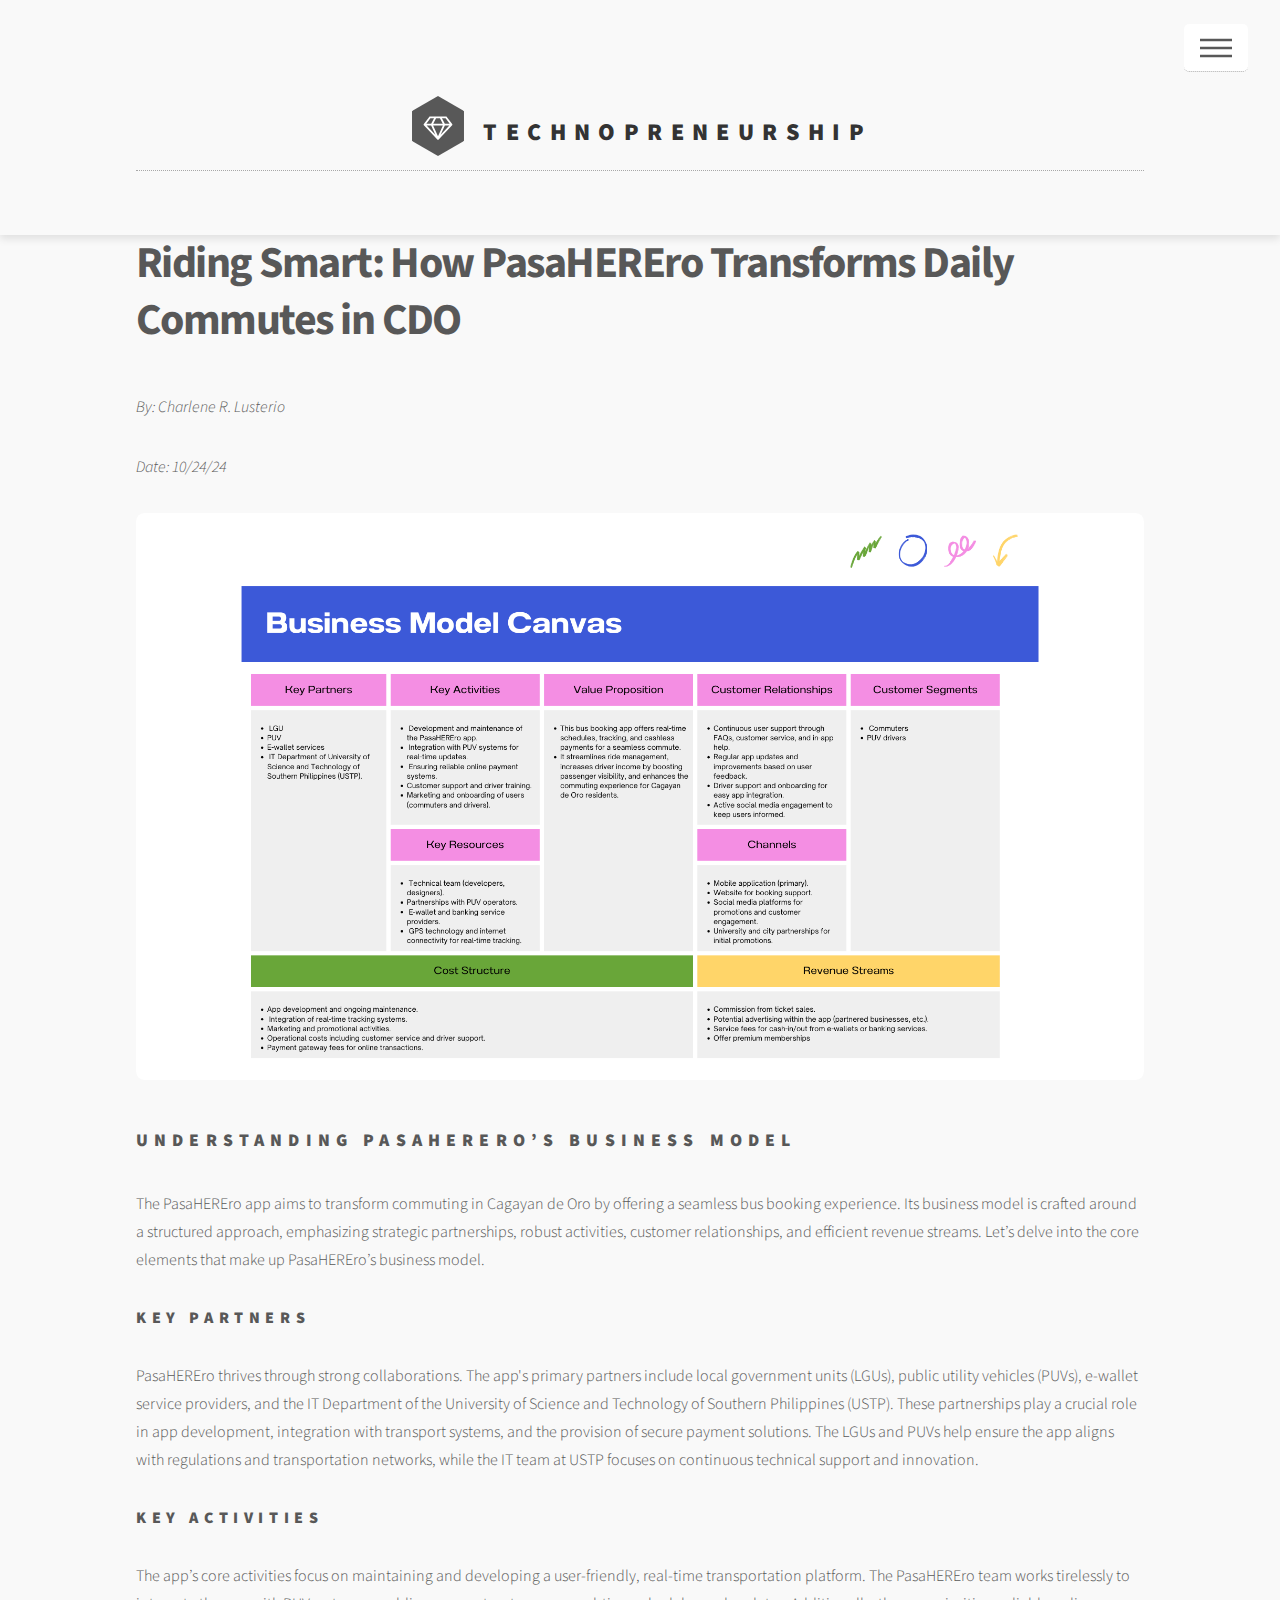
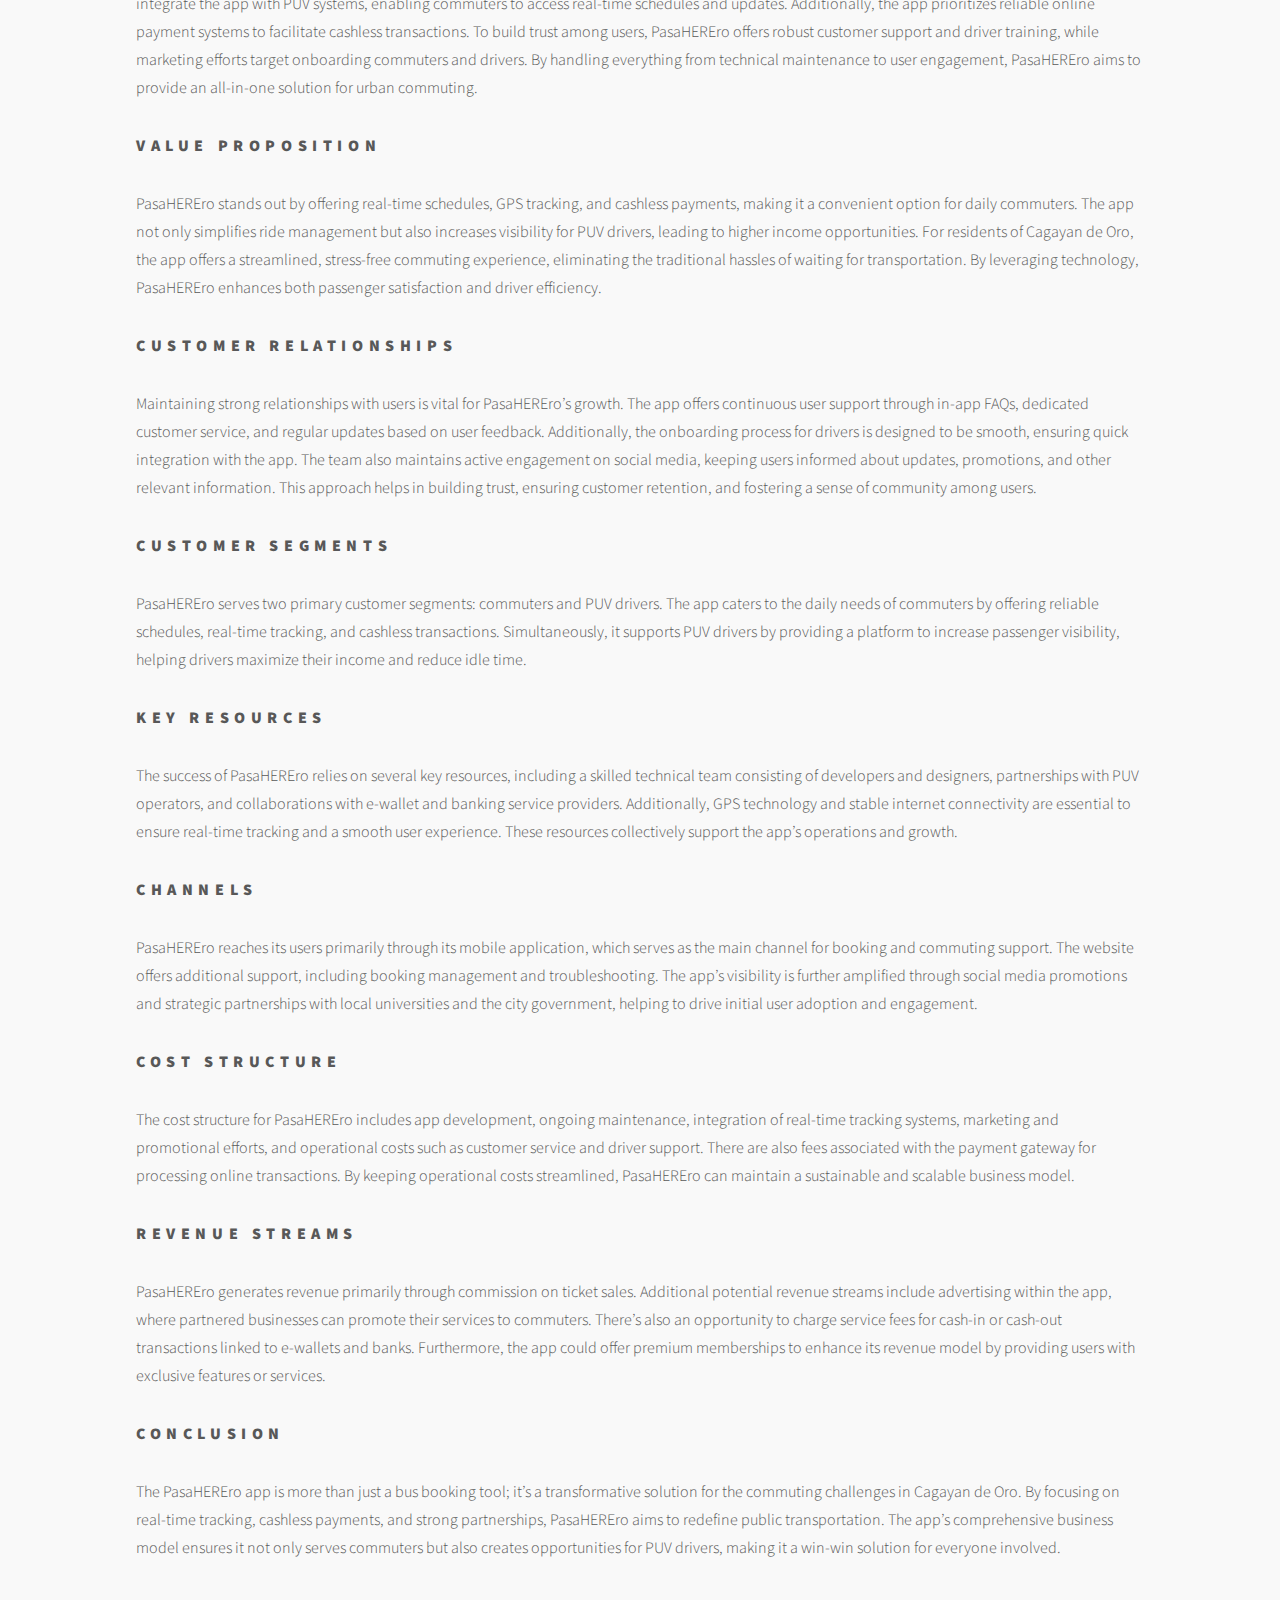
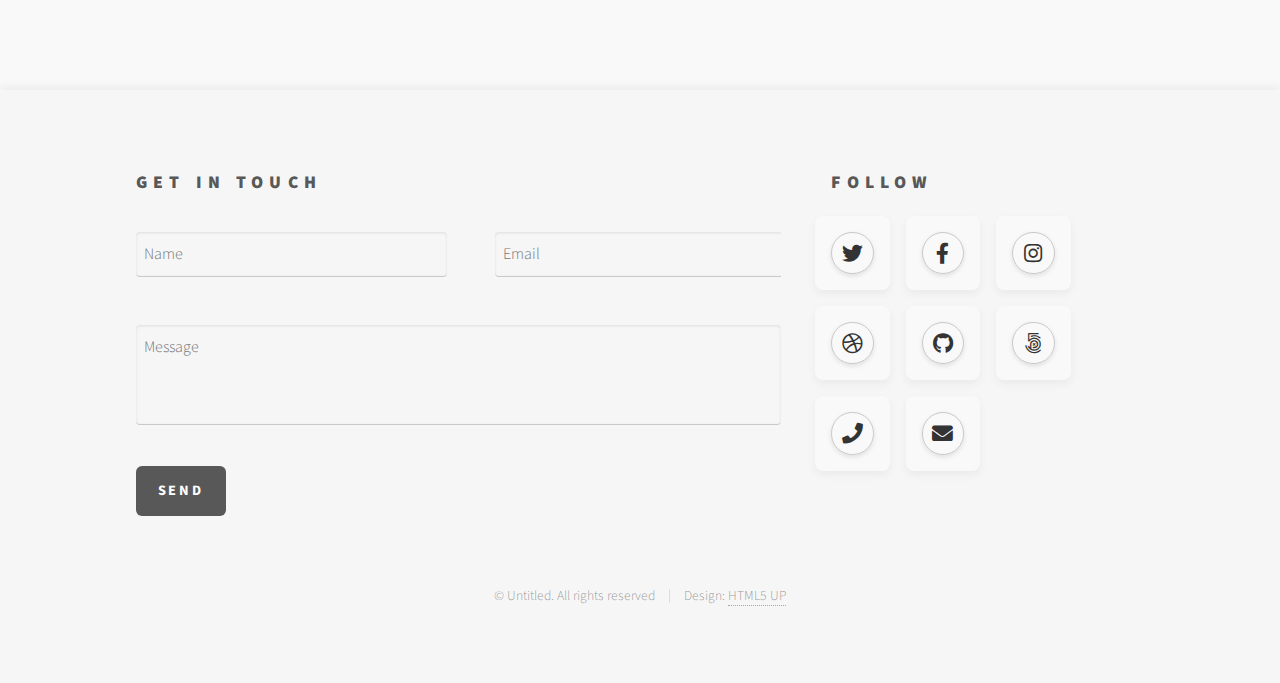
<file: blog2.html>
<!DOCTYPE HTML>
<!--
    Phantom by HTML5 UP
    html5up.net | @ajlkn
    Free for personal and commercial use under the CCA 3.0 license (html5up.net/license)
-->
<html>
    <head>
        <title>Interview 2 - [Name of Interviewee]</title>
        <meta charset="utf-8" />
        <meta name="viewport" content="width=device-width, initial-scale=1, user-scalable=no" />
        <link rel="stylesheet" href="assets/css/main.css" />
        <noscript><link rel="stylesheet" href="assets/css/noscript.css" /></noscript>
        <style>
            .justified-text {
                text-align: justify;
                text-align-last: justify;
                width: 100%;
            }
        </style>
    </head>
    <body class="is-preload">
        <!-- Wrapper -->
        <div id="wrapper">

            <!-- Header -->
            <header id="header">
                <div class="inner">

                    <!-- Logo -->
                    <a href="index.html" class="logo">
                        <span class="symbol"><img src="images/logo.svg" alt="" /></span><span class="title">TECHNOPRENEURSHIP</span>
                    </a>

                    <!-- Nav -->
                    <nav>
                        <ul>
                            <li><a href="#menu">Menu</a></li>
                        </ul>
                    </nav>

                </div>
            </header>

            <!-- Menu -->
            <nav id="menu">
                <h2>Menu</h2>
                <ul>
                    <li><a href="index.html">Home</a></li>
                    <li><a href="Reizmarl.html">Blog 1</a></li>
                    <li><a href="blog2.html">Blog 2</a></li>
                    <li><a href="blog3.html">Blog 3</a></li>
                    <li><a href="blog4.html">Blog 3</a></li>
                    <li><a href="blog5.html">Blog 4</a></li>
                </ul>
            </nav>

            <!-- Main -->
            <div id="main">
                <div class="inner">
                    <h1>Riding Smart: How PasaHEREro Transforms Daily Commutes in CDO</h1>
                    <p><i>By: Charlene R. Lusterio</i></p>
                    <p><i>Date: 10/24/24</i></p>
                    <span class="image main"><img src="BMC_KPastil.png" alt="Interview 2 Image" /></span>
                    
                    <h2><b>Understanding PasaHEREro’s Business Model</b></h2>
                    <p>The PasaHEREro app aims to transform commuting in Cagayan de Oro by offering a seamless bus booking experience. Its business model is crafted around a structured approach, emphasizing strategic partnerships, robust activities, customer relationships, and efficient revenue streams. Let’s delve into the core elements that make up PasaHEREro’s business model.</p>

                    <h3><b>Key Partners</b></h3>
                    <p>PasaHEREro thrives through strong collaborations. The app's primary partners include local government units (LGUs), public utility vehicles (PUVs), e-wallet service providers, and the IT Department of the University of Science and Technology of Southern Philippines (USTP). These partnerships play a crucial role in app development, integration with transport systems, and the provision of secure payment solutions. The LGUs and PUVs help ensure the app aligns with regulations and transportation networks, while the IT team at USTP focuses on continuous technical support and innovation.</p>

                    <h3><b>Key Activities</b></h3>
                    <p>The app’s core activities focus on maintaining and developing a user-friendly, real-time transportation platform. The PasaHEREro team works tirelessly to integrate the app with PUV systems, enabling commuters to access real-time schedules and updates. Additionally, the app prioritizes reliable online payment systems to facilitate cashless transactions. To build trust among users, PasaHEREro offers robust customer support and driver training, while marketing efforts target onboarding commuters and drivers. By handling everything from technical maintenance to user engagement, PasaHEREro aims to provide an all-in-one solution for urban commuting.</p>

                    <h3><b>Value Proposition</b></h3>
                    <p>PasaHEREro stands out by offering real-time schedules, GPS tracking, and cashless payments, making it a convenient option for daily commuters. The app not only simplifies ride management but also increases visibility for PUV drivers, leading to higher income opportunities. For residents of Cagayan de Oro, the app offers a streamlined, stress-free commuting experience, eliminating the traditional hassles of waiting for transportation. By leveraging technology, PasaHEREro enhances both passenger satisfaction and driver efficiency.</p>

                    <h3><b>Customer Relationships</b></h3>
                    <p>Maintaining strong relationships with users is vital for PasaHEREro’s growth. The app offers continuous user support through in-app FAQs, dedicated customer service, and regular updates based on user feedback. Additionally, the onboarding process for drivers is designed to be smooth, ensuring quick integration with the app. The team also maintains active engagement on social media, keeping users informed about updates, promotions, and other relevant information. This approach helps in building trust, ensuring customer retention, and fostering a sense of community among users.</p>

                    <h3><b>Customer Segments</b></h3>
                    <p>PasaHEREro serves two primary customer segments: commuters and PUV drivers. The app caters to the daily needs of commuters by offering reliable schedules, real-time tracking, and cashless transactions. Simultaneously, it supports PUV drivers by providing a platform to increase passenger visibility, helping drivers maximize their income and reduce idle time.</p>

                    <h3><b>Key Resources</b></h3>
                    <p>The success of PasaHEREro relies on several key resources, including a skilled technical team consisting of developers and designers, partnerships with PUV operators, and collaborations with e-wallet and banking service providers. Additionally, GPS technology and stable internet connectivity are essential to ensure real-time tracking and a smooth user experience. These resources collectively support the app’s operations and growth.</p>

                    <h3><b>Channels</b></h3>
                    <p>PasaHEREro reaches its users primarily through its mobile application, which serves as the main channel for booking and commuting support. The website offers additional support, including booking management and troubleshooting. The app’s visibility is further amplified through social media promotions and strategic partnerships with local universities and the city government, helping to drive initial user adoption and engagement.</p>

                    <h3><b>Cost Structure</b></h3>
                    <p>The cost structure for PasaHEREro includes app development, ongoing maintenance, integration of real-time tracking systems, marketing and promotional efforts, and operational costs such as customer service and driver support. There are also fees associated with the payment gateway for processing online transactions. By keeping operational costs streamlined, PasaHEREro can maintain a sustainable and scalable business model.</p>

                    <h3><b>Revenue Streams</b></h3>
                    <p>PasaHEREro generates revenue primarily through commission on ticket sales. Additional potential revenue streams include advertising within the app, where partnered businesses can promote their services to commuters. There’s also an opportunity to charge service fees for cash-in or cash-out transactions linked to e-wallets and banks. Furthermore, the app could offer premium memberships to enhance its revenue model by providing users with exclusive features or services.</p>

                    <h3><b>Conclusion</b></h3>
                    <p>The PasaHEREro app is more than just a bus booking tool; it’s a transformative solution for the commuting challenges in Cagayan de Oro. By focusing on real-time tracking, cashless payments, and strong partnerships, PasaHEREro aims to redefine public transportation. The app’s comprehensive business model ensures it not only serves commuters but also creates opportunities for PUV drivers, making it a win-win solution for everyone involved.</p>
                </div>
            </div>

            <!-- Footer -->
            <footer id="footer">
                <div class="inner">
                    <section>
                        <h2>Get in touch</h2>
                        <form method="post" action="#">
                            <div class="fields">
                                <div class="field half">
                                    <input type="text" name="name" id="name" placeholder="Name" />
                                </div>
                                <div class="field half">
                                    <input type="email" name="email" id="email" placeholder="Email" />
                                </div>
                                <div class="field">
                                    <textarea name="message" id="message" placeholder="Message"></textarea>
                                </div>
                            </div>
                            <ul class="actions">
                                <li><input type="submit" value="Send" class="primary" /></li>
                            </ul>
                        </form>
                    </section>
                    <section>
                        <h2>Follow</h2>
                        <ul class="icons">
                            <li><a href="#" class="icon brands style2 fa-twitter"><span class="label">Twitter</span></a></li>
                            <li><a href="#" class="icon brands style2 fa-facebook-f"><span class="label">Facebook</span></a></li>
                            <li><a href="#" class="icon brands style2 fa-instagram"><span class="label">Instagram</span></a></li>
                            <li><a href="#" class="icon brands style2 fa-dribbble"><span class="label">Dribbble</span></a></li>
                            <li><a href="#" class="icon brands style2 fa-github"><span class="label">GitHub</span></a></li>
                            <li><a href="#" class="icon brands style2 fa-500px"><span class="label">500px</span></a></li>
                            <li><a href="#" class="icon solid style2 fa-phone"><span class="label">Phone</span></a></li>
                            <li><a href="#" class="icon solid style2 fa-envelope"><span class="label">Email</span></a></li>
                        </ul>
                    </section>
                    <ul class="copyright">
                        <li>&copy; Untitled. All rights reserved</li><li>Design: <a href="http://html5up.net">HTML5 UP</a></li>
                    </ul>
                </div>
            </footer>

        </div>

        <!-- Scripts -->
        <script src="assets/js/jquery.min.js"></script>
        <script src="assets/js/browser.min.js"></script>
        <script src="assets/js/breakpoints.min.js"></script>
        <script src="assets/js/util.js"></script>
        <script src="assets/js/main.js"></script>

    </body>
</html>
</file>
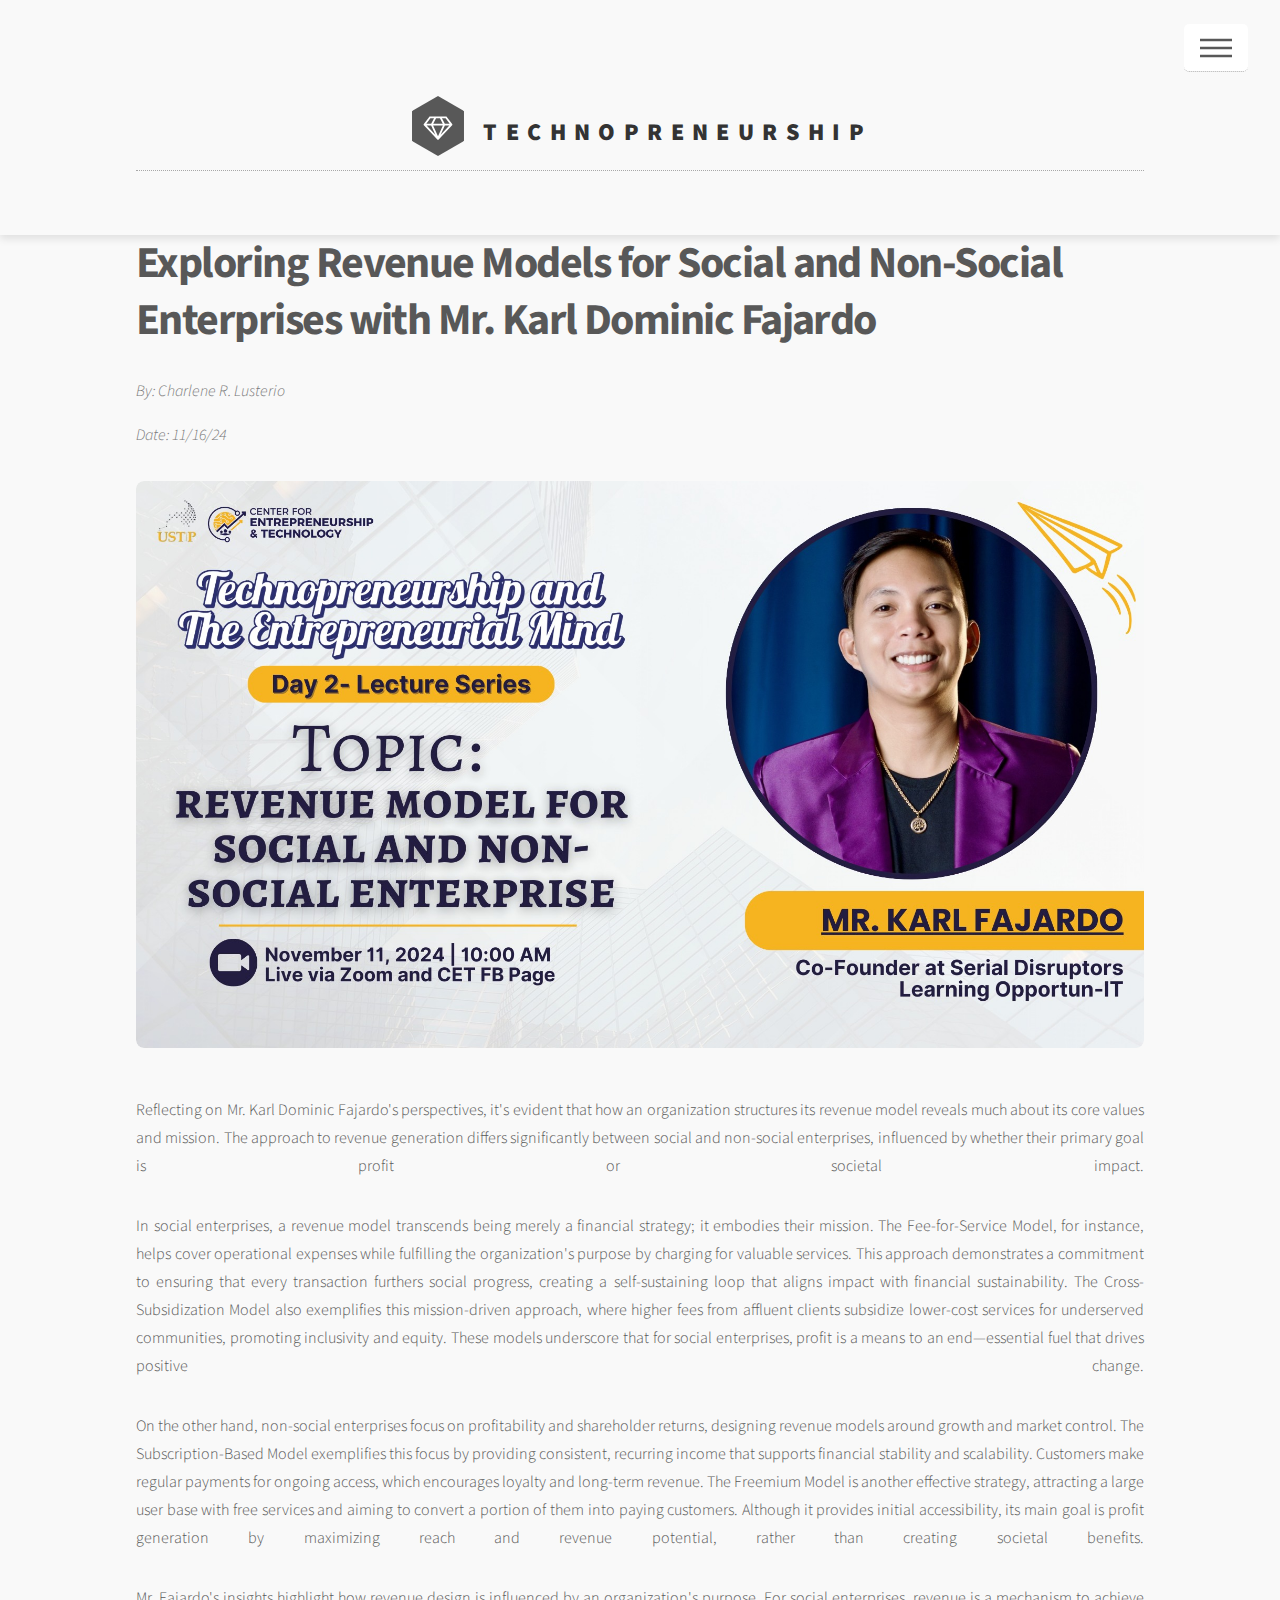
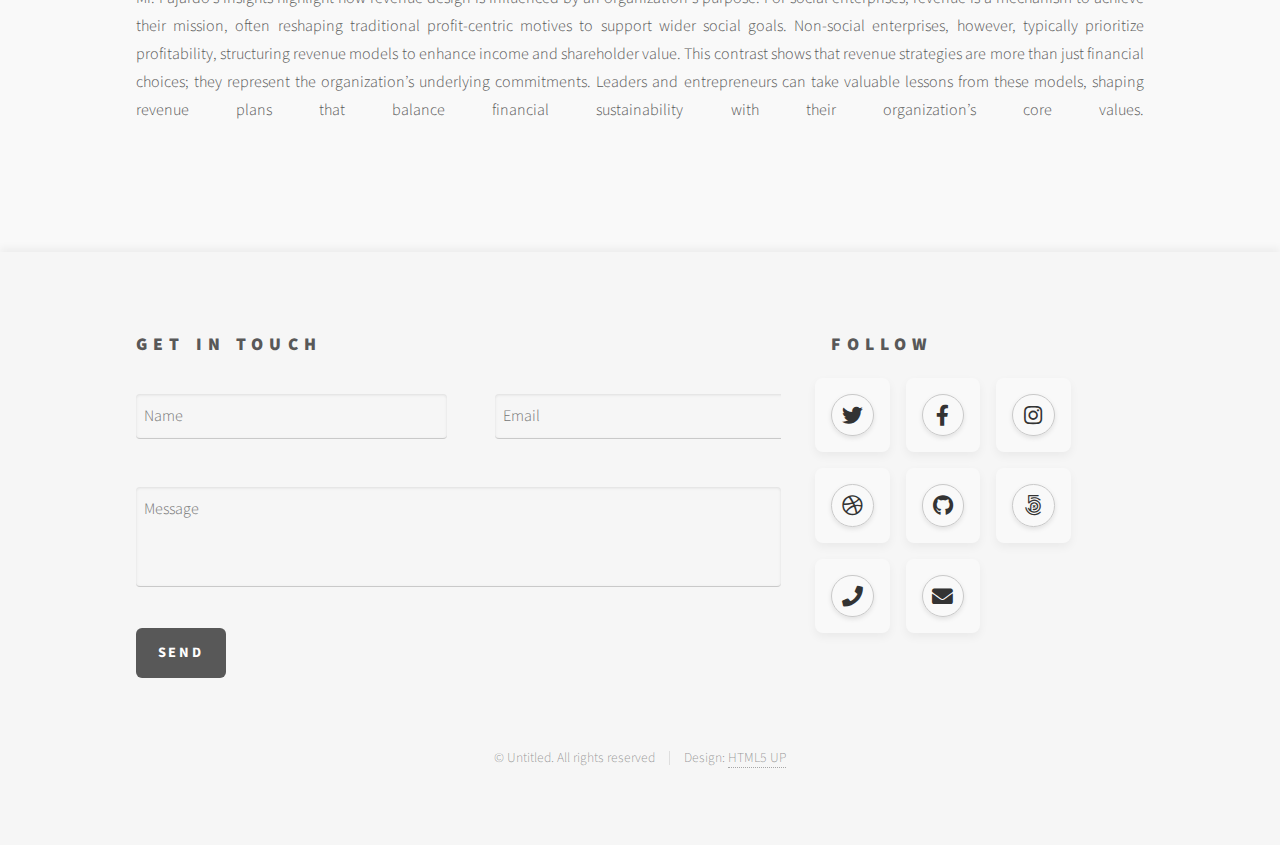
<file: blog3.html>
<!DOCTYPE HTML>
<!--
    Phantom by HTML5 UP
    html5up.net | @ajlkn
    Free for personal and commercial use under the CCA 3.0 license (html5up.net/license)
-->
<html>
    <head>
        <title>Blog 3 - Reflecting on Revenue Models</title>
        <meta charset="utf-8" />
        <meta name="viewport" content="width=device-width, initial-scale=1, user-scalable=no" />
        <link rel="stylesheet" href="assets/css/main.css" />
        <noscript><link rel="stylesheet" href="assets/css/noscript.css" /></noscript>
        <style>
            .justified-text {
                text-align: justify;
                text-align-last: justify;
                width: 100%;
            }
        </style>
    </head>
    <body class="is-preload">
        <!-- Wrapper -->
        <div id="wrapper">

            <!-- Header -->
            <header id="header">
                <div class="inner">

                    <!-- Logo -->
                    <a href="index.html" class="logo">
                        <span class="symbol"><img src="images/logo.svg" alt="" /></span><span class="title">TECHNOPRENEURSHIP</span>
                    </a>

                    <!-- Nav -->
                    <nav>
                        <ul>
                            <li><a href="#menu">Menu</a></li>
                        </ul>
                    </nav>

                </div>
            </header>

            <!-- Menu -->
            <nav id="menu">
                <h2>Menu</h2>
                <ul>
                    <li><a href="index.html">Home</a></li>
                    <li><a href="Reizmarl.html">Blog 1</a></li>
                    <li><a href="blog2.html">Blog 2</a></li>
                    <li><a href="blog3.html">Blog 3</a></li>
                </ul>
            </nav>

            <!-- Main -->
            <div id="main">
                <div class="inner">
                    <header>
                        <h1>Exploring Revenue Models for Social and Non-Social Enterprises with Mr. Karl Dominic Fajardo</h1>
                        <p><i>By: Charlene R. Lusterio</i></p>
                        <p><i>Date: 11/16/24</i></p>
                    </header>
                    <span class="image main"><img src="blog3.png" alt="Revenue Models Image" /></span>
                    
                    <section class="justified-text">
                        <p>Reflecting on Mr. Karl Dominic Fajardo's perspectives, it's evident that how an organization structures its revenue model reveals much about its core values and mission. The approach to revenue generation differs significantly between social and non-social enterprises, influenced by whether their primary goal is profit or societal impact.</p>

                        <p>In social enterprises, a revenue model transcends being merely a financial strategy; it embodies their mission. The Fee-for-Service Model, for instance, helps cover operational expenses while fulfilling the organization's purpose by charging for valuable services. This approach demonstrates a commitment to ensuring that every transaction furthers social progress, creating a self-sustaining loop that aligns impact with financial sustainability. The Cross-Subsidization Model also exemplifies this mission-driven approach, where higher fees from affluent clients subsidize lower-cost services for underserved communities, promoting inclusivity and equity. These models underscore that for social enterprises, profit is a means to an end—essential fuel that drives positive change.</p>

                        <p>On the other hand, non-social enterprises focus on profitability and shareholder returns, designing revenue models around growth and market control. The Subscription-Based Model exemplifies this focus by providing consistent, recurring income that supports financial stability and scalability. Customers make regular payments for ongoing access, which encourages loyalty and long-term revenue. The Freemium Model is another effective strategy, attracting a large user base with free services and aiming to convert a portion of them into paying customers. Although it provides initial accessibility, its main goal is profit generation by maximizing reach and revenue potential, rather than creating societal benefits.</p>

                        <p>Mr. Fajardo's insights highlight how revenue design is influenced by an organization's purpose. For social enterprises, revenue is a mechanism to achieve their mission, often reshaping traditional profit-centric motives to support wider social goals. Non-social enterprises, however, typically prioritize profitability, structuring revenue models to enhance income and shareholder value. This contrast shows that revenue strategies are more than just financial choices; they represent the organization’s underlying commitments. Leaders and entrepreneurs can take valuable lessons from these models, shaping revenue plans that balance financial sustainability with their organization’s core values.</p>
                    </section>
                </div>
            </div>

            <!-- Footer -->
            <footer id="footer">
                <div class="inner">
                    <section>
                        <h2>Get in touch</h2>
                        <form method="post" action="#">
                            <div class="fields">
                                <div class="field half">
                                    <input type="text" name="name" id="name" placeholder="Name" />
                                </div>
                                <div class="field half">
                                    <input type="email" name="email" id="email" placeholder="Email" />
                                </div>
                                <div class="field">
                                    <textarea name="message" id="message" placeholder="Message"></textarea>
                                </div>
                            </div>
                            <ul class="actions">
                                <li><input type="submit" value="Send" class="primary" /></li>
                            </ul>
                        </form>
                    </section>
                    <section>
                        <h2>Follow</h2>
                        <ul class="icons">
                            <li><a href="#" class="icon brands style2 fa-twitter"><span class="label">Twitter</span></a></li>
                            <li><a href="#" class="icon brands style2 fa-facebook-f"><span class="label">Facebook</span></a></li>
                            <li><a href="#" class="icon brands style2 fa-instagram"><span class="label">Instagram</span></a></li>
                            <li><a href="#" class="icon brands style2 fa-dribbble"><span class="label">Dribbble</span></a></li>
                            <li><a href="#" class="icon brands style2 fa-github"><span class="label">GitHub</span></a></li>
                            <li><a href="#" class="icon brands style2 fa-500px"><span class="label">500px</span></a></li>
                            <li><a href="#" class="icon solid style2 fa-phone"><span class="label">Phone</span></a></li>
                            <li><a href="#" class="icon solid style2 fa-envelope"><span class="label">Email</span></a></li>
                        </ul>
                    </section>
                    <ul class="copyright">
                        <li>&copy; Untitled. All rights reserved</li><li>Design: <a href="http://html5up.net">HTML5 UP</a></li>
                    </ul>
                </div>
            </footer>

        </div>

        <!-- Scripts -->
        <script src="assets/js/jquery.min.js"></script>
        <script src="assets/js/browser.min.js"></script>
        <script src="assets/js/breakpoints.min.js"></script>
        <script src="assets/js/util.js"></script>
        <script src="assets/js/main.js"></script>

    </body>
</html>
</file>
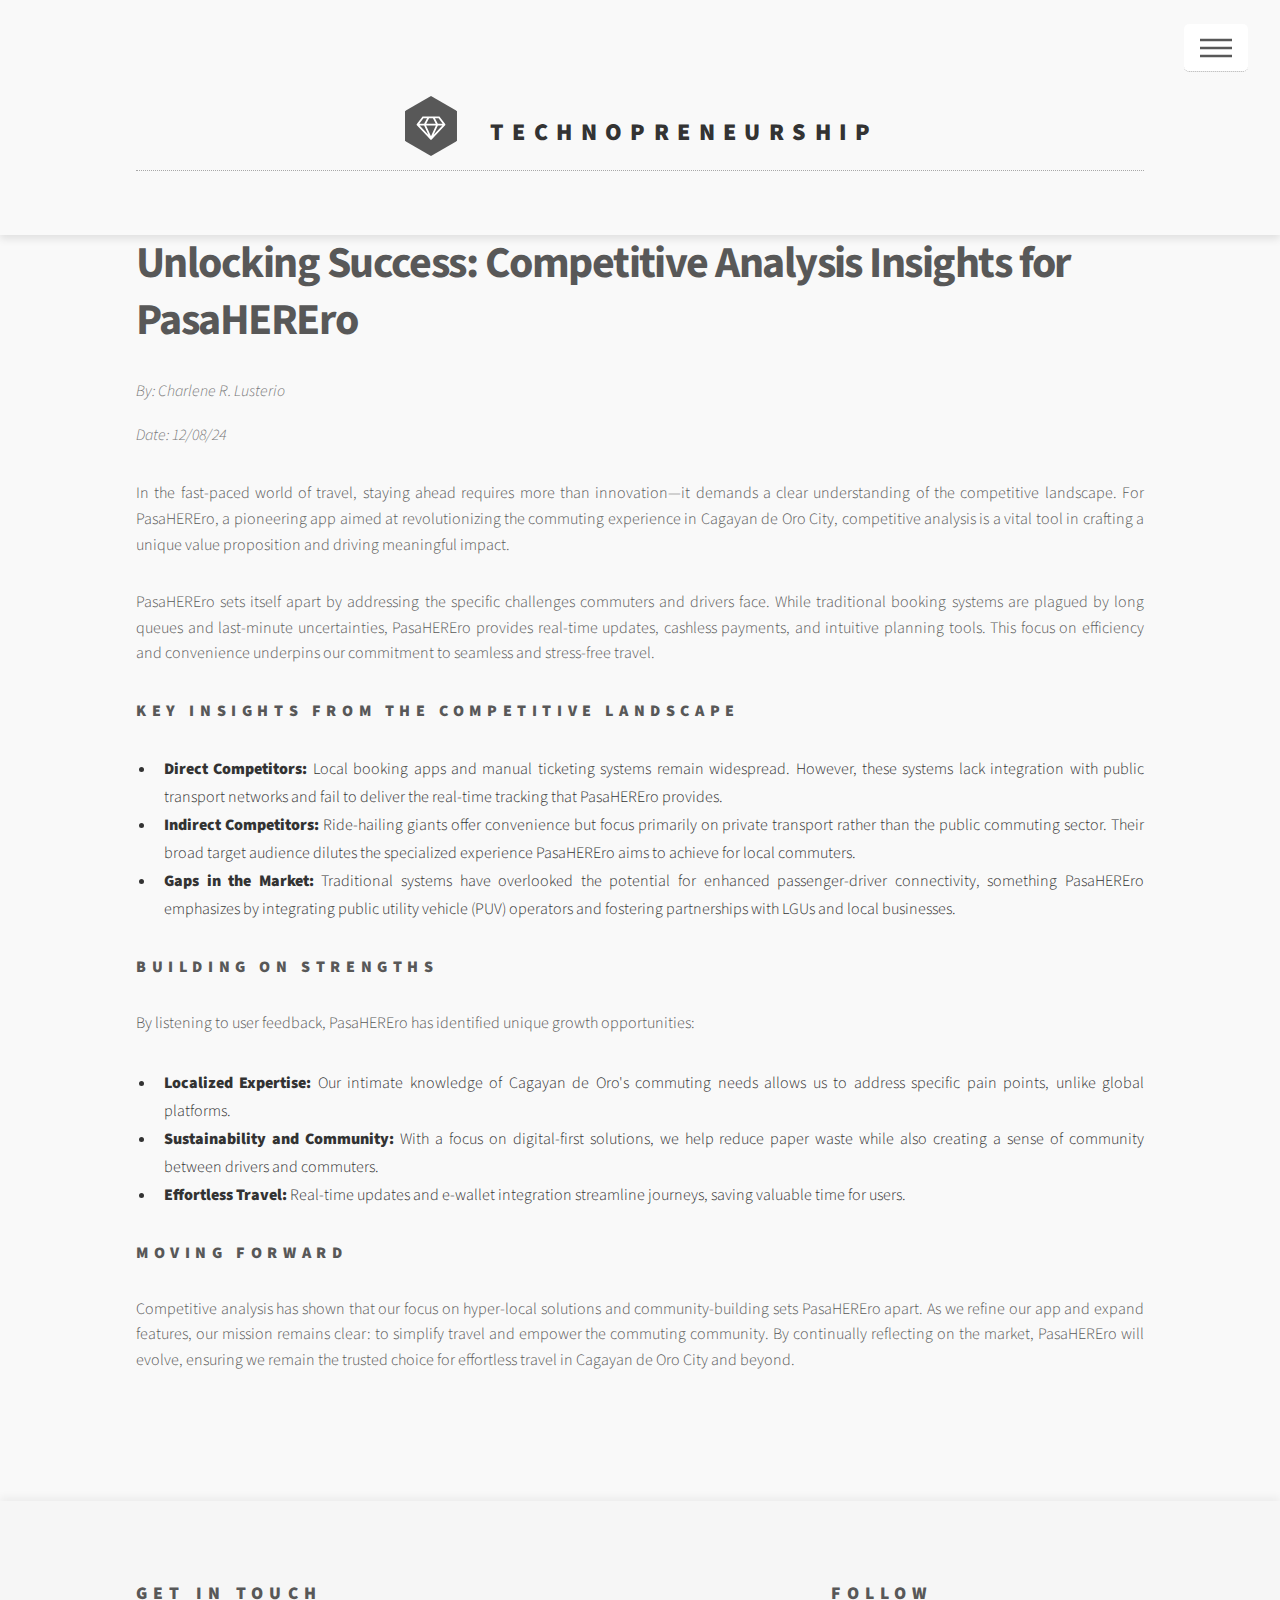
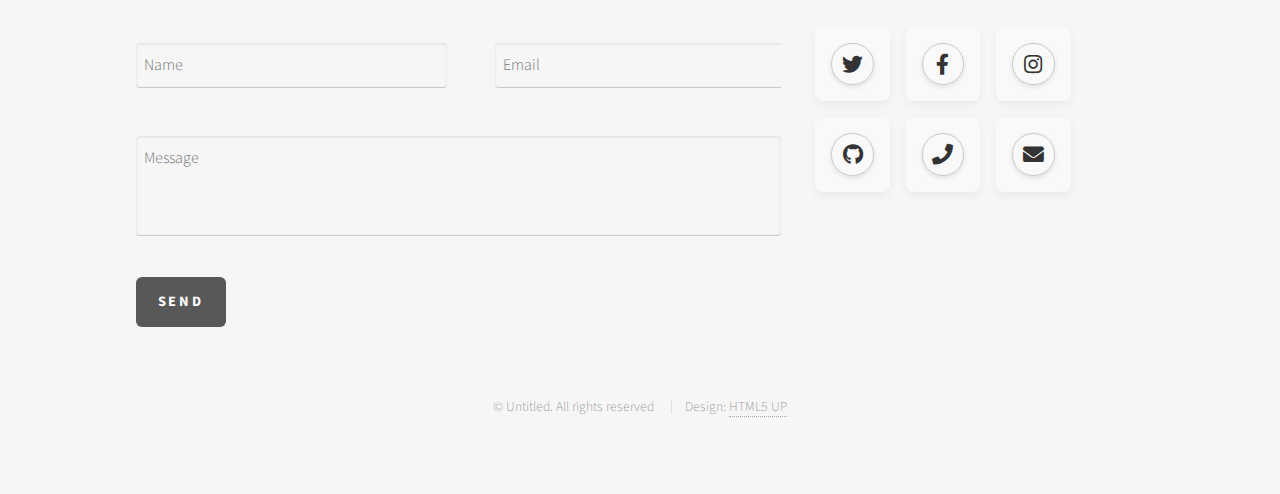
<file: blog4.html>
<!DOCTYPE HTML>
<html>
    <head>
        <title>Blog 4 - Riding Ahead: How Competitive Insights Drive PasaHEREro's Success</title>
        <meta charset="utf-8" />
        <meta name="viewport" content="width=device-width, initial-scale=1, user-scalable=no" />
        <link rel="stylesheet" href="assets/css/main.css" />
        <noscript><link rel="stylesheet" href="assets/css/noscript.css" /></noscript>
        <style>
            .justified-text {
                text-align: justify;
                line-height: 1.6; /* Adjust line height for better readability */
                margin: 0; /* Remove extra spacing */
            }
        </style>
    </head>
    <body class="is-preload">
        <!-- Wrapper -->
        <div id="wrapper">

            <!-- Header -->
            <header id="header">
                <div class="inner">
                    <!-- Logo -->
                    <a href="index.html" class="logo">
                        <span class="symbol"><img src="images/logo.svg" alt="" /></span>
                        <span class="title">TECHNOPRENEURSHIP</span>
                    </a>
                    <!-- Nav -->
                    <nav>
                        <ul>
                            <li><a href="#menu">Menu</a></li>
                        </ul>
                    </nav>
                </div>
            </header>

            <!-- Menu -->
            <nav id="menu">
                <h2>Menu</h2>
                <ul>
                    <li><a href="index.html">Home</a></li>
                    <li><a href="Reizmarl.html">Blog 1</a></li>
                    <li><a href="blog2.html">Blog 2</a></li>
                    <li><a href="blog3.html">Blog 3</a></li>
                    <li><a href="blog4.html">Blog 4</a></li>
                    <li><a href="blog5.html">Blog 4</a></li>
                </ul>
            </nav>

            <!-- Main -->
            <div id="main">
                <div class="inner">
                    <header>
                        <h1>Unlocking Success: Competitive Analysis Insights for PasaHEREro</h1>
                        <p><i>By: Charlene R. Lusterio</i></p>
                        <p><i>Date: 12/08/24</i></p>
                    </header>
                    
                    <section class="justified-text">
                        <p>
                            In the fast-paced world of travel, staying ahead requires more than innovation—it demands a clear understanding of the competitive landscape. For PasaHEREro, a pioneering app aimed at revolutionizing the commuting experience in Cagayan de Oro City, competitive analysis is a vital tool in crafting a unique value proposition and driving meaningful impact.
                        </p>

                        <p>
                            PasaHEREro sets itself apart by addressing the specific challenges commuters and drivers face. While traditional booking systems are plagued by long queues and last-minute uncertainties, PasaHEREro provides real-time updates, cashless payments, and intuitive planning tools. This focus on efficiency and convenience underpins our commitment to seamless and stress-free travel.
                        </p>

                        <h3>Key Insights from the Competitive Landscape</h3>
                        <ul>
                            <li><b>Direct Competitors:</b> Local booking apps and manual ticketing systems remain widespread. However, these systems lack integration with public transport networks and fail to deliver the real-time tracking that PasaHEREro provides.</li>
                            <li><b>Indirect Competitors:</b> Ride-hailing giants offer convenience but focus primarily on private transport rather than the public commuting sector. Their broad target audience dilutes the specialized experience PasaHEREro aims to achieve for local commuters.</li>
                            <li><b>Gaps in the Market:</b> Traditional systems have overlooked the potential for enhanced passenger-driver connectivity, something PasaHEREro emphasizes by integrating public utility vehicle (PUV) operators and fostering partnerships with LGUs and local businesses.</li>
                        </ul>

                        <h3>Building on Strengths</h3>
                        <p>By listening to user feedback, PasaHEREro has identified unique growth opportunities:</p>
                        <ul>
                            <li><b>Localized Expertise:</b> Our intimate knowledge of Cagayan de Oro's commuting needs allows us to address specific pain points, unlike global platforms.</li>
                            <li><b>Sustainability and Community:</b> With a focus on digital-first solutions, we help reduce paper waste while also creating a sense of community between drivers and commuters.</li>
                            <li><b>Effortless Travel:</b> Real-time updates and e-wallet integration streamline journeys, saving valuable time for users.</li>
                        </ul>

                        <h3>Moving Forward</h3>
                        <p>
                            Competitive analysis has shown that our focus on hyper-local solutions and community-building sets PasaHEREro apart. As we refine our app and expand features, our mission remains clear: to simplify travel and empower the commuting community. By continually reflecting on the market, PasaHEREro will evolve, ensuring we remain the trusted choice for effortless travel in Cagayan de Oro City and beyond.
                        </p>
                    </section>
                </div>
            </div>

            <!-- Footer -->
            <footer id="footer">
                <div class="inner">
                    <section>
                        <h2>Get in touch</h2>
                        <form method="post" action="#">
                            <div class="fields">
                                <div class="field half">
                                    <input type="text" name="name" id="name" placeholder="Name" />
                                </div>
                                <div class="field half">
                                    <input type="email" name="email" id="email" placeholder="Email" />
                                </div>
                                <div class="field">
                                    <textarea name="message" id="message" placeholder="Message"></textarea>
                                </div>
                            </div>
                            <ul class="actions">
                                <li><input type="submit" value="Send" class="primary" /></li>
                            </ul>
                        </form>
                    </section>
                    <section>
                        <h2>Follow</h2>
                        <ul class="icons">
                            <li><a href="#" class="icon brands style2 fa-twitter"><span class="label">Twitter</span></a></li>
                            <li><a href="#" class="icon brands style2 fa-facebook-f"><span class="label">Facebook</span></a></li>
                            <li><a href="#" class="icon brands style2 fa-instagram"><span class="label">Instagram</span></a></li>
                            <li><a href="#" class="icon brands style2 fa-github"><span class="label">GitHub</span></a></li>
                            <li><a href="#" class="icon solid style2 fa-phone"><span class="label">Phone</span></a></li>
                            <li><a href="#" class="icon solid style2 fa-envelope"><span class="label">Email</span></a></li>
                        </ul>
                    </section>
                    <ul class="copyright">
                        <li>&copy; Untitled. All rights reserved</li>
                        <li>Design: <a href="http://html5up.net">HTML5 UP</a></li>
                    </ul>
                </div>
            </footer>
        </div>

        <!-- Scripts -->
        <script src="assets/js/jquery.min.js"></script>
        <script src="assets/js/browser.min.js"></script>
        <script src="assets/js/breakpoints.min.js"></script>
        <script src="assets/js/util.js"></script>
        <script src="assets/js/main.js"></script>
    </body>
</html>
</file>
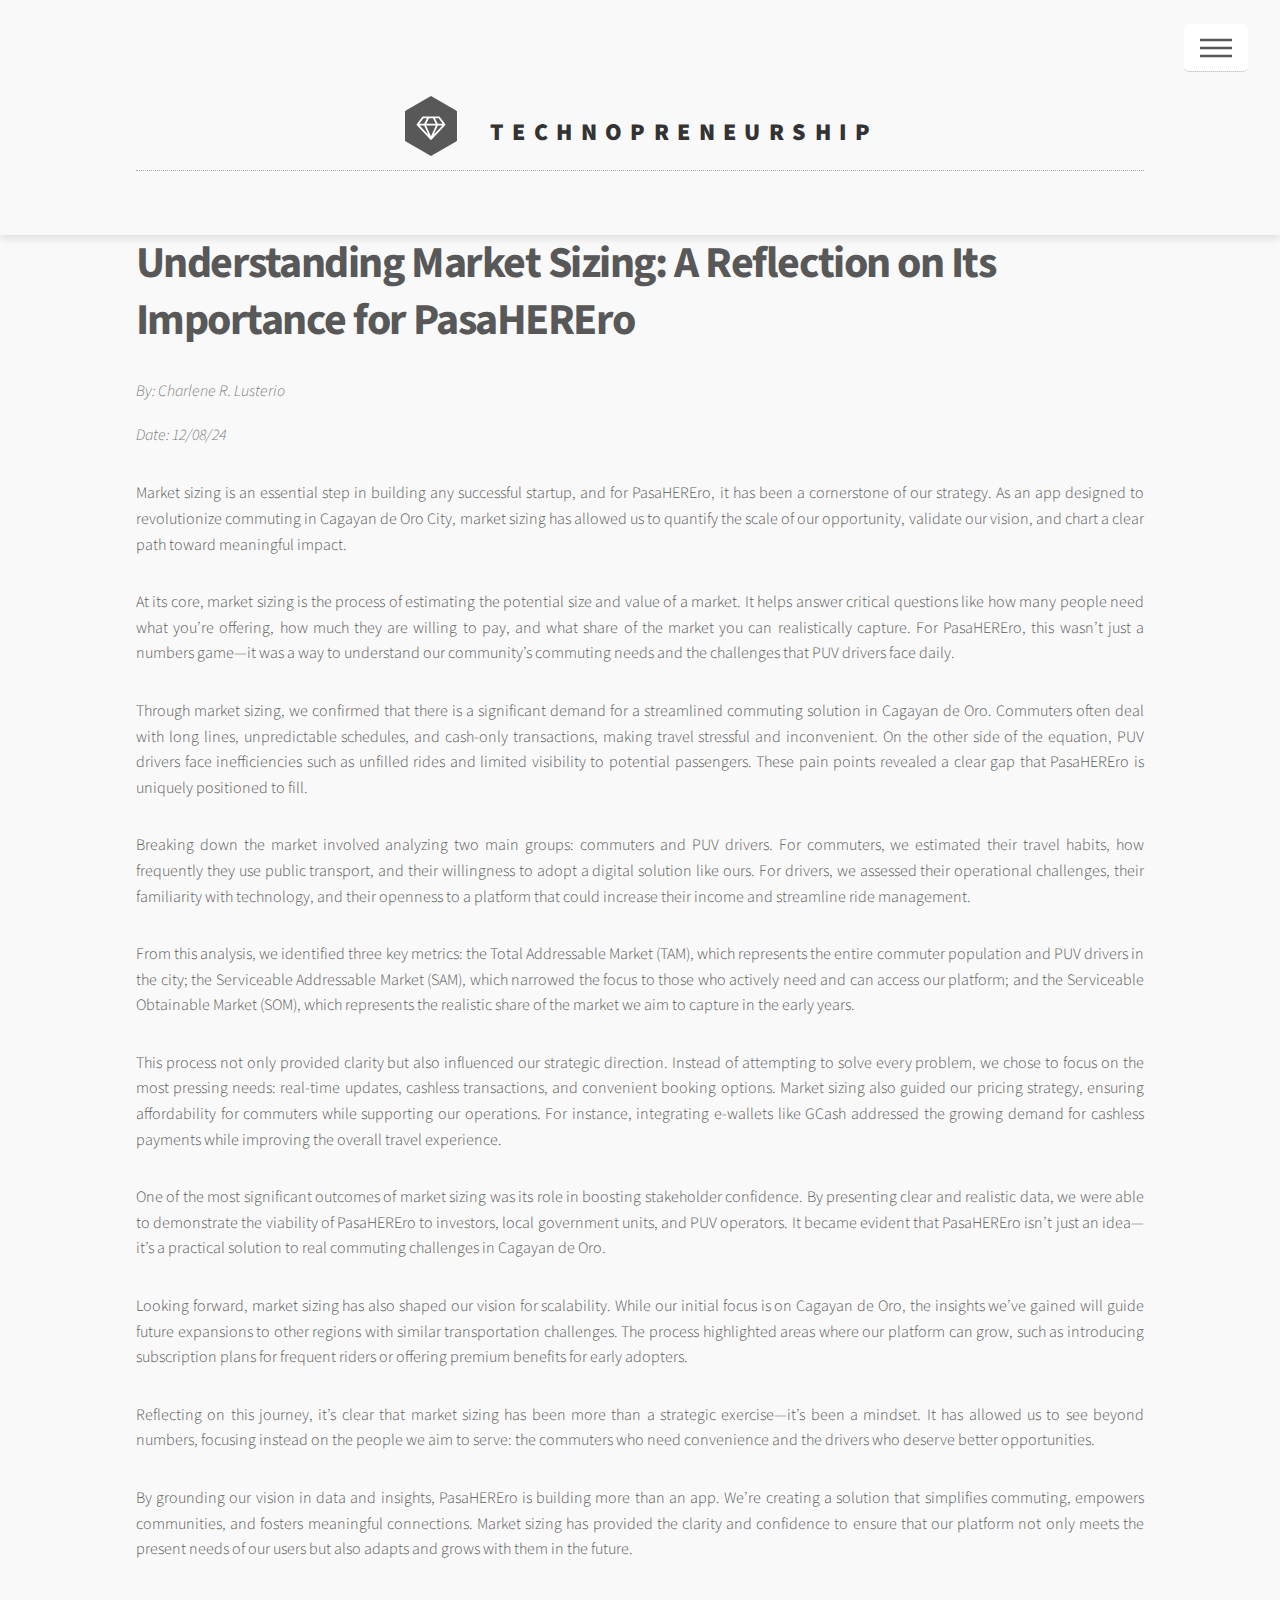
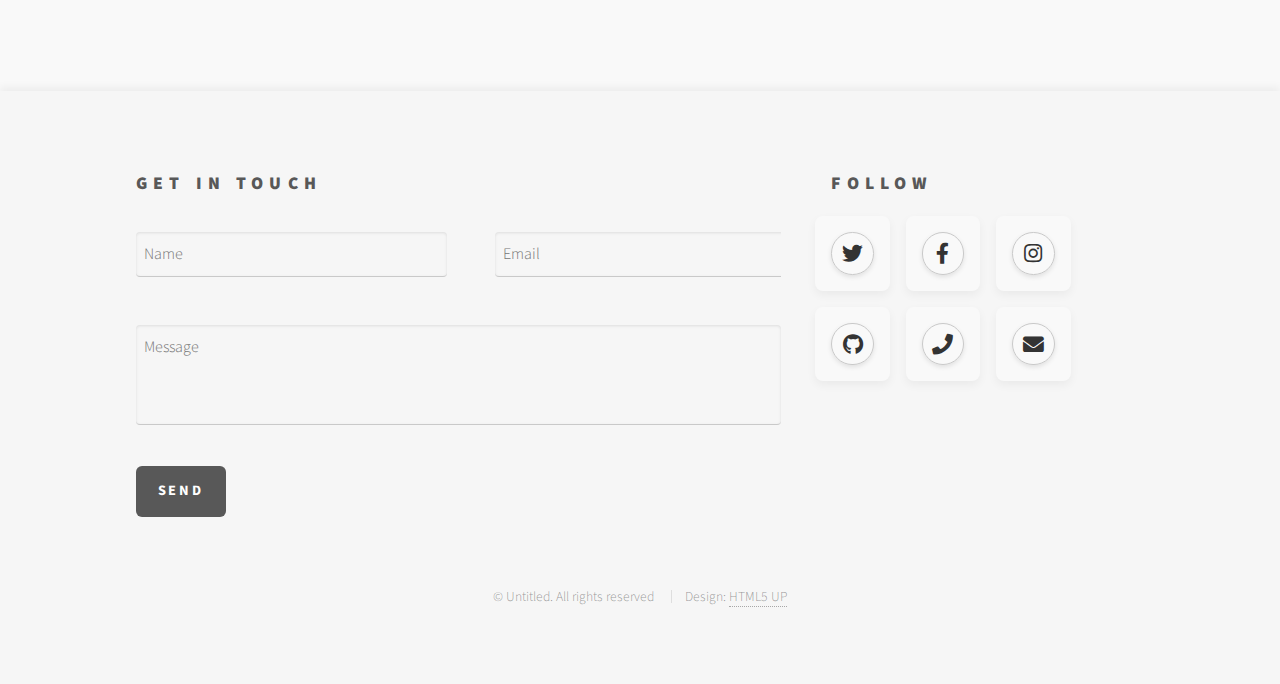
<file: blog5.html>
<!DOCTYPE HTML>
<html>
    <head>
        <title>Blog 5 - Understanding Market Sizing: A Reflection on Its Importance for PasaHEREro</title>
        <meta charset="utf-8" />
        <meta name="viewport" content="width=device-width, initial-scale=1, user-scalable=no" />
        <link rel="stylesheet" href="assets/css/main.css" />
        <noscript><link rel="stylesheet" href="assets/css/noscript.css" /></noscript>
        <style>
            .justified-text {
                text-align: justify;
                line-height: 1.6;
                margin: 0;
            }
        </style>
    </head>
    <body class="is-preload">
        <!-- Wrapper -->
        <div id="wrapper">

            <!-- Header -->
            <header id="header">
                <div class="inner">
                    <!-- Logo -->
                    <a href="index.html" class="logo">
                        <span class="symbol"><img src="images/logo.svg" alt="" /></span>
                        <span class="title">TECHNOPRENEURSHIP</span>
                    </a>
                    <!-- Nav -->
                    <nav>
                        <ul>
                            <li><a href="#menu">Menu</a></li>
                        </ul>
                    </nav>
                </div>
            </header>

            <!-- Menu -->
            <nav id="menu">
                <h2>Menu</h2>
                <ul>
                    <li><a href="index.html">Home</a></li>
                    <li><a href="Reizmarl.html">Blog 1</a></li>
                    <li><a href="blog2.html">Blog 2</a></li>
                    <li><a href="blog3.html">Blog 3</a></li>
                    <li><a href="blog4.html">Blog 4</a></li>
                    <li><a href="blog5.html">Blog 5</a></li>
                </ul>
            </nav>

            <!-- Main -->
            <div id="main">
                <div class="inner">
                    <header>
                        <h1>Understanding Market Sizing: A Reflection on Its Importance for PasaHEREro</h1>
                        <p><i>By: Charlene R. Lusterio</i></p>
                        <p><i>Date: 12/08/24</i></p>
                    </header>
                    
                    <section class="justified-text">
                        <p>
                            Market sizing is an essential step in building any successful startup, and for PasaHEREro, it has been a cornerstone of our strategy. As an app designed to revolutionize commuting in Cagayan de Oro City, market sizing has allowed us to quantify the scale of our opportunity, validate our vision, and chart a clear path toward meaningful impact.
                        </p>

                        <p>
                            At its core, market sizing is the process of estimating the potential size and value of a market. It helps answer critical questions like how many people need what you’re offering, how much they are willing to pay, and what share of the market you can realistically capture. For PasaHEREro, this wasn’t just a numbers game—it was a way to understand our community’s commuting needs and the challenges that PUV drivers face daily.
                        </p>

                        <p>
                            Through market sizing, we confirmed that there is a significant demand for a streamlined commuting solution in Cagayan de Oro. Commuters often deal with long lines, unpredictable schedules, and cash-only transactions, making travel stressful and inconvenient. On the other side of the equation, PUV drivers face inefficiencies such as unfilled rides and limited visibility to potential passengers. These pain points revealed a clear gap that PasaHEREro is uniquely positioned to fill.
                        </p>

                        <p>
                            Breaking down the market involved analyzing two main groups: commuters and PUV drivers. For commuters, we estimated their travel habits, how frequently they use public transport, and their willingness to adopt a digital solution like ours. For drivers, we assessed their operational challenges, their familiarity with technology, and their openness to a platform that could increase their income and streamline ride management.
                        </p>

                        <p>
                            From this analysis, we identified three key metrics: the Total Addressable Market (TAM), which represents the entire commuter population and PUV drivers in the city; the Serviceable Addressable Market (SAM), which narrowed the focus to those who actively need and can access our platform; and the Serviceable Obtainable Market (SOM), which represents the realistic share of the market we aim to capture in the early years.
                        </p>

                        <p>
                            This process not only provided clarity but also influenced our strategic direction. Instead of attempting to solve every problem, we chose to focus on the most pressing needs: real-time updates, cashless transactions, and convenient booking options. Market sizing also guided our pricing strategy, ensuring affordability for commuters while supporting our operations. For instance, integrating e-wallets like GCash addressed the growing demand for cashless payments while improving the overall travel experience.
                        </p>

                        <p>
                            One of the most significant outcomes of market sizing was its role in boosting stakeholder confidence. By presenting clear and realistic data, we were able to demonstrate the viability of PasaHEREro to investors, local government units, and PUV operators. It became evident that PasaHEREro isn’t just an idea—it’s a practical solution to real commuting challenges in Cagayan de Oro.
                        </p>

                        <p>
                            Looking forward, market sizing has also shaped our vision for scalability. While our initial focus is on Cagayan de Oro, the insights we’ve gained will guide future expansions to other regions with similar transportation challenges. The process highlighted areas where our platform can grow, such as introducing subscription plans for frequent riders or offering premium benefits for early adopters.
                        </p>

                        <p>
                            Reflecting on this journey, it’s clear that market sizing has been more than a strategic exercise—it’s been a mindset. It has allowed us to see beyond numbers, focusing instead on the people we aim to serve: the commuters who need convenience and the drivers who deserve better opportunities.
                        </p>

                        <p>
                            By grounding our vision in data and insights, PasaHEREro is building more than an app. We’re creating a solution that simplifies commuting, empowers communities, and fosters meaningful connections. Market sizing has provided the clarity and confidence to ensure that our platform not only meets the present needs of our users but also adapts and grows with them in the future.
                        </p>
                    </section>
                </div>
            </div>

            <!-- Footer -->
            <footer id="footer">
                <div class="inner">
                    <section>
                        <h2>Get in touch</h2>
                        <form method="post" action="#">
                            <div class="fields">
                                <div class="field half">
                                    <input type="text" name="name" id="name" placeholder="Name" />
                                </div>
                                <div class="field half">
                                    <input type="email" name="email" id="email" placeholder="Email" />
                                </div>
                                <div class="field">
                                    <textarea name="message" id="message" placeholder="Message"></textarea>
                                </div>
                            </div>
                            <ul class="actions">
                                <li><input type="submit" value="Send" class="primary" /></li>
                            </ul>
                        </form>
                    </section>
                    <section>
                        <h2>Follow</h2>
                        <ul class="icons">
                            <li><a href="#" class="icon brands style2 fa-twitter"><span class="label">Twitter</span></a></li>
                            <li><a href="#" class="icon brands style2 fa-facebook-f"><span class="label">Facebook</span></a></li>
                            <li><a href="#" class="icon brands style2 fa-instagram"><span class="label">Instagram</span></a></li>
                            <li><a href="#" class="icon brands style2 fa-github"><span class="label">GitHub</span></a></li>
                            <li><a href="#" class="icon solid style2 fa-phone"><span class="label">Phone</span></a></li>
                            <li><a href="#" class="icon solid style2 fa-envelope"><span class="label">Email</span></a></li>
                        </ul>
                    </section>
                    <ul class="copyright">
                        <li>&copy; Untitled. All rights reserved</li>
                        <li>Design: <a href="http://html5up.net">HTML5 UP</a></li>
                    </ul>
                </div>
            </footer>
        </div>

        <!-- Scripts -->
        <script src="assets/js/jquery.min.js"></script>
        <script src="assets/js/browser.min.js"></script>
        <script src="assets/js/breakpoints.min.js"></script>
        <script src="assets/js/util.js"></script>
        <script src="assets/js/main.js"></script>
    </body>
</html>
</file>
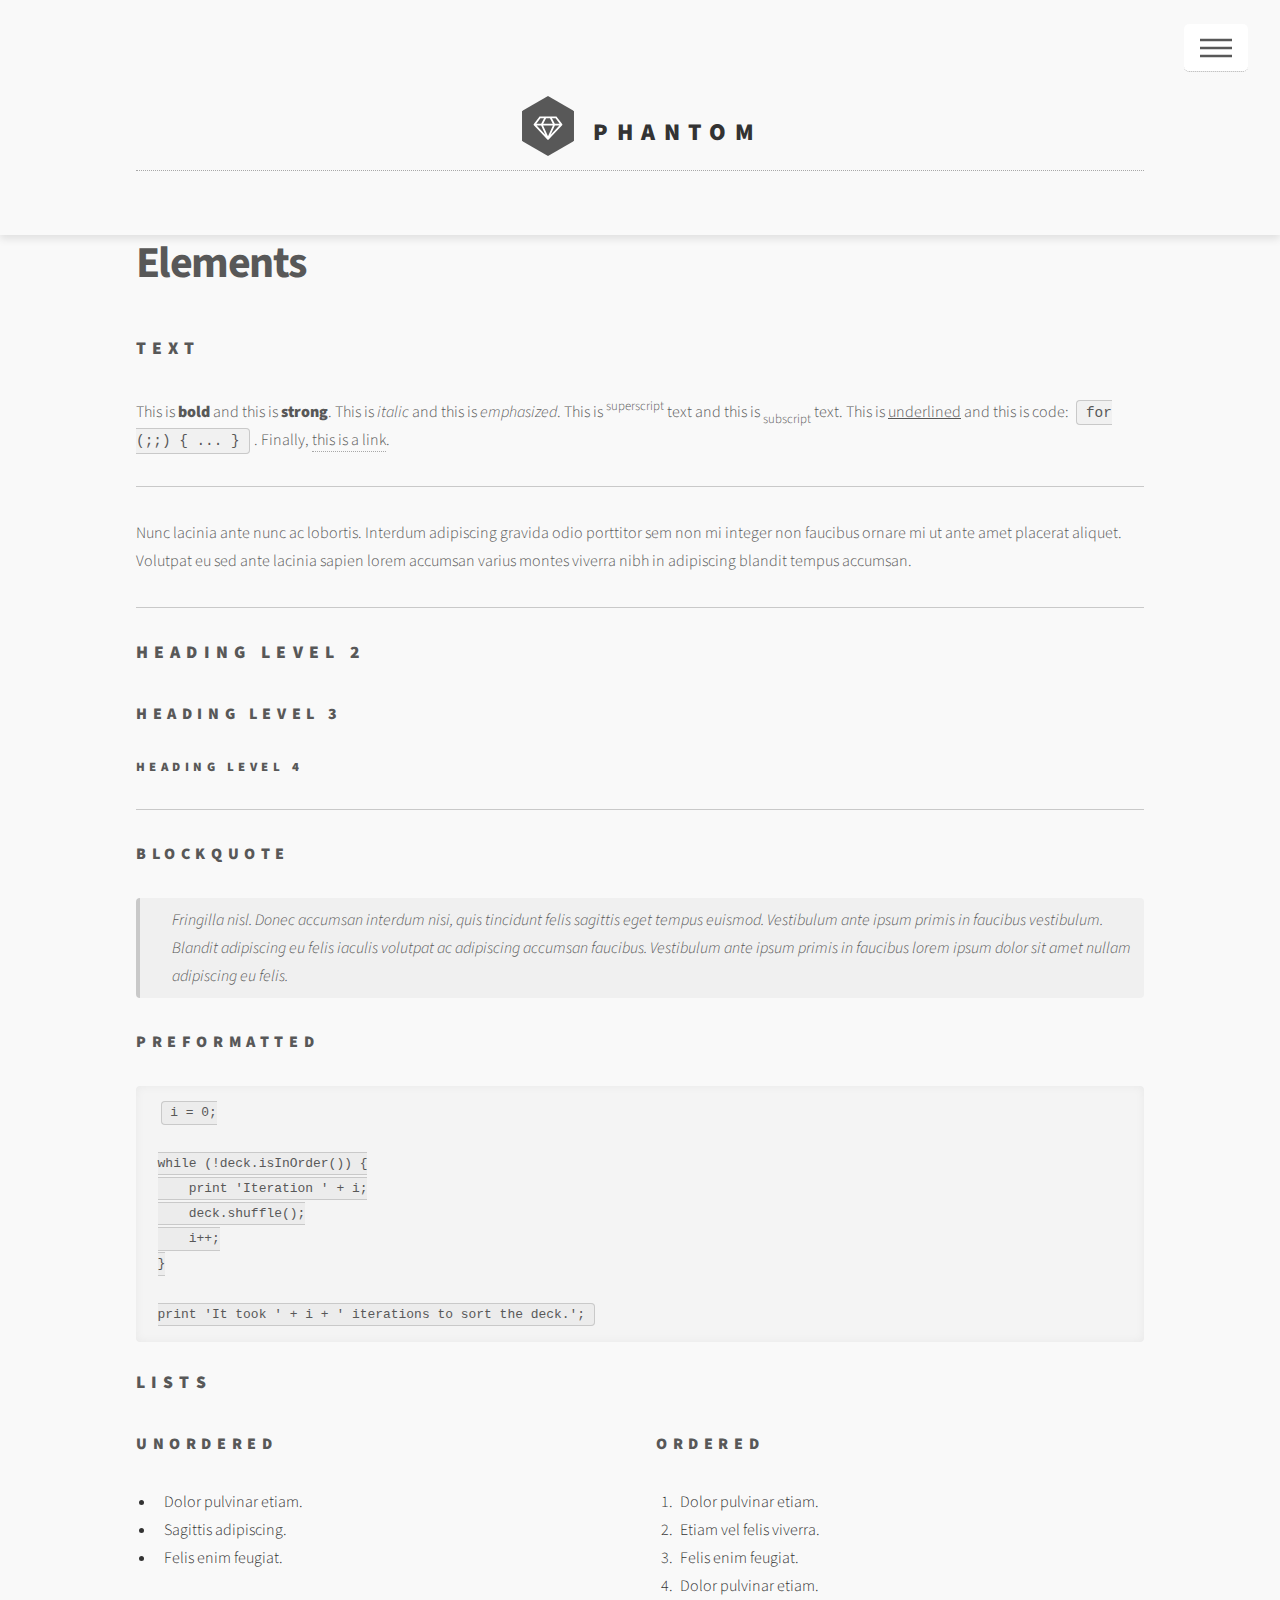
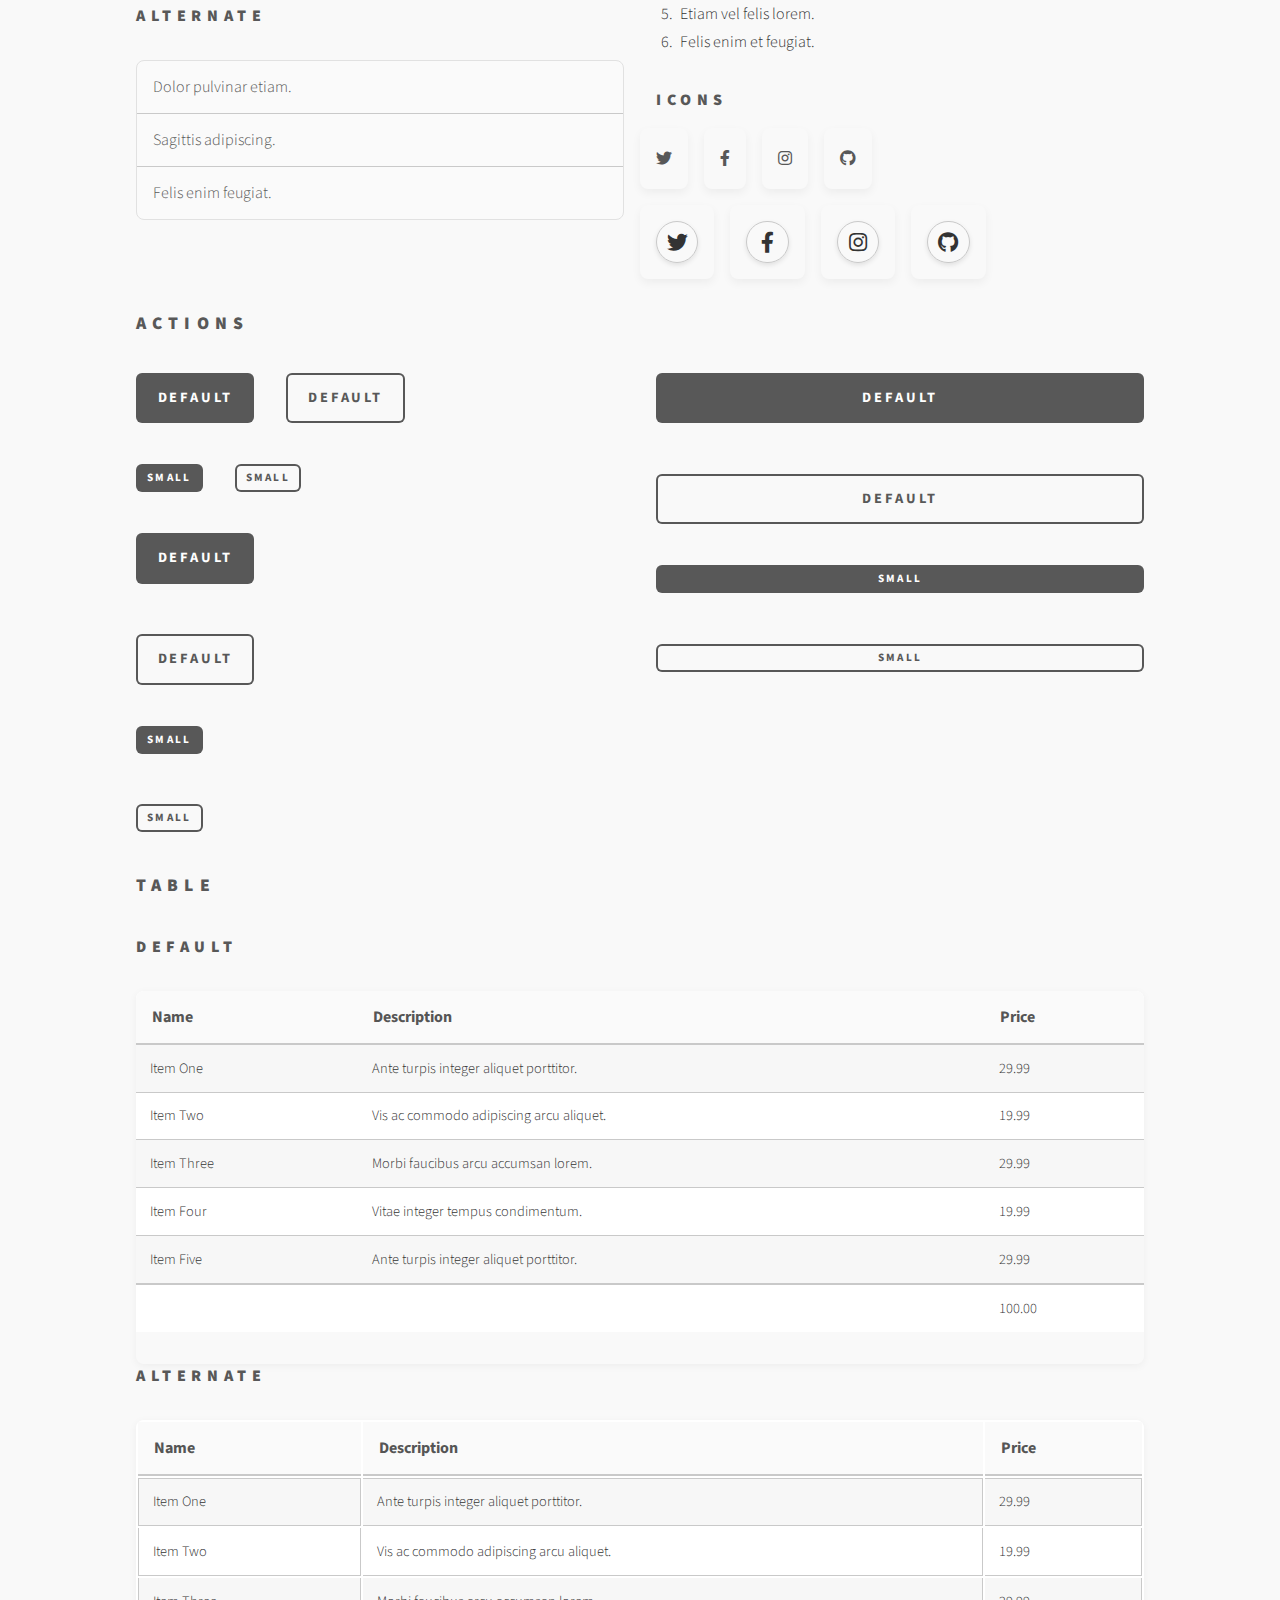
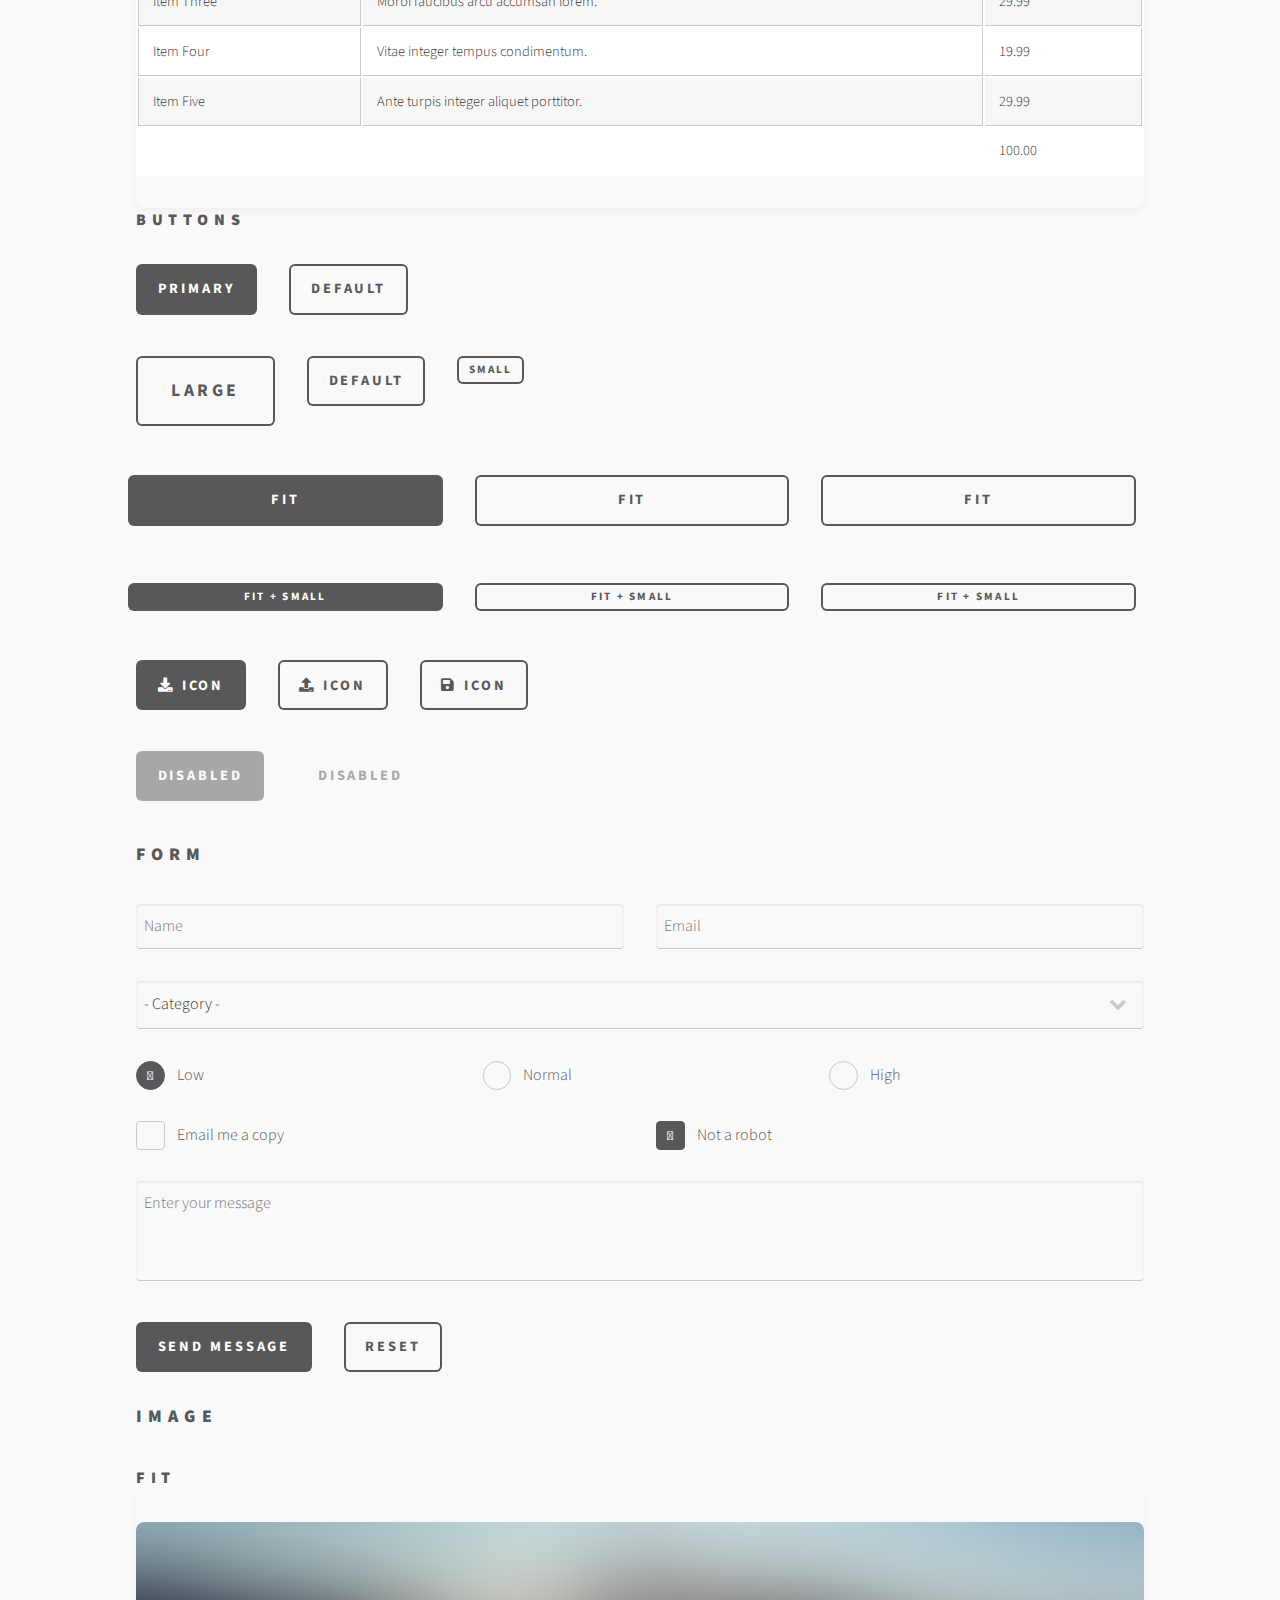
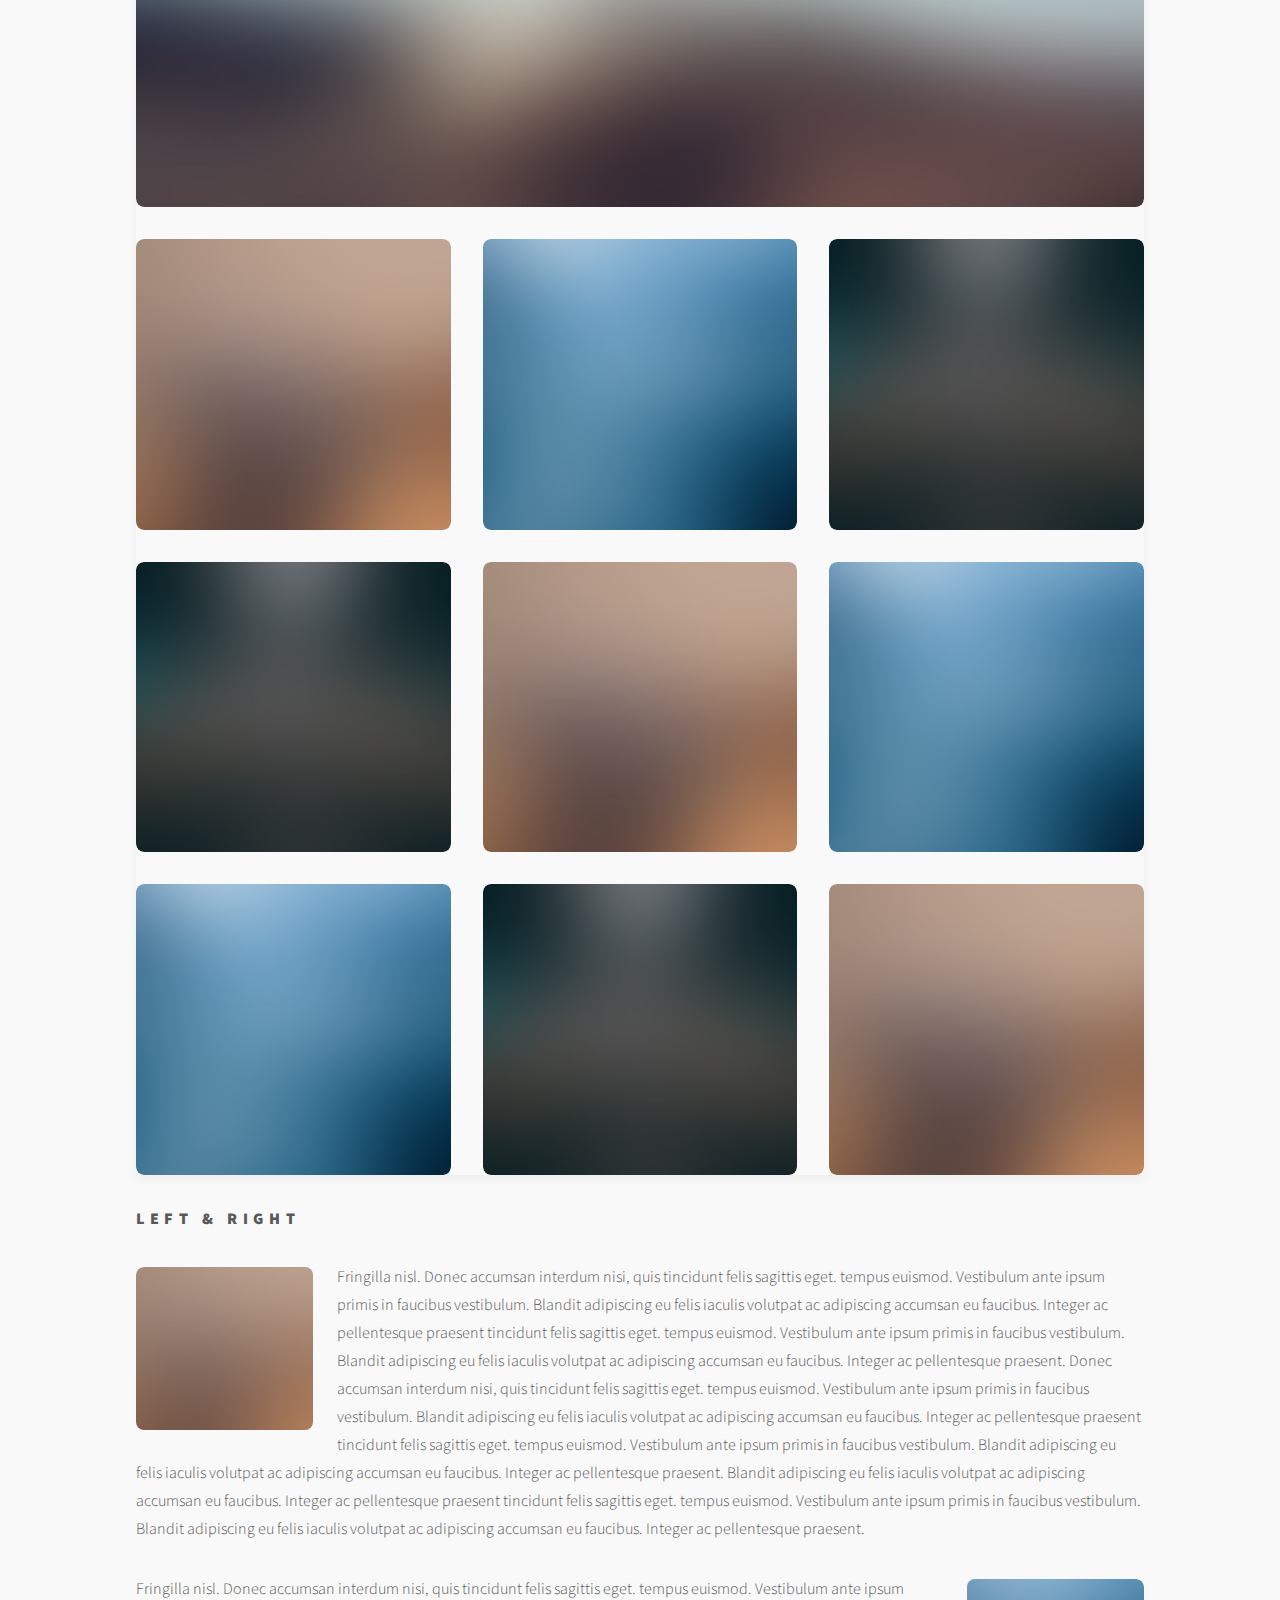
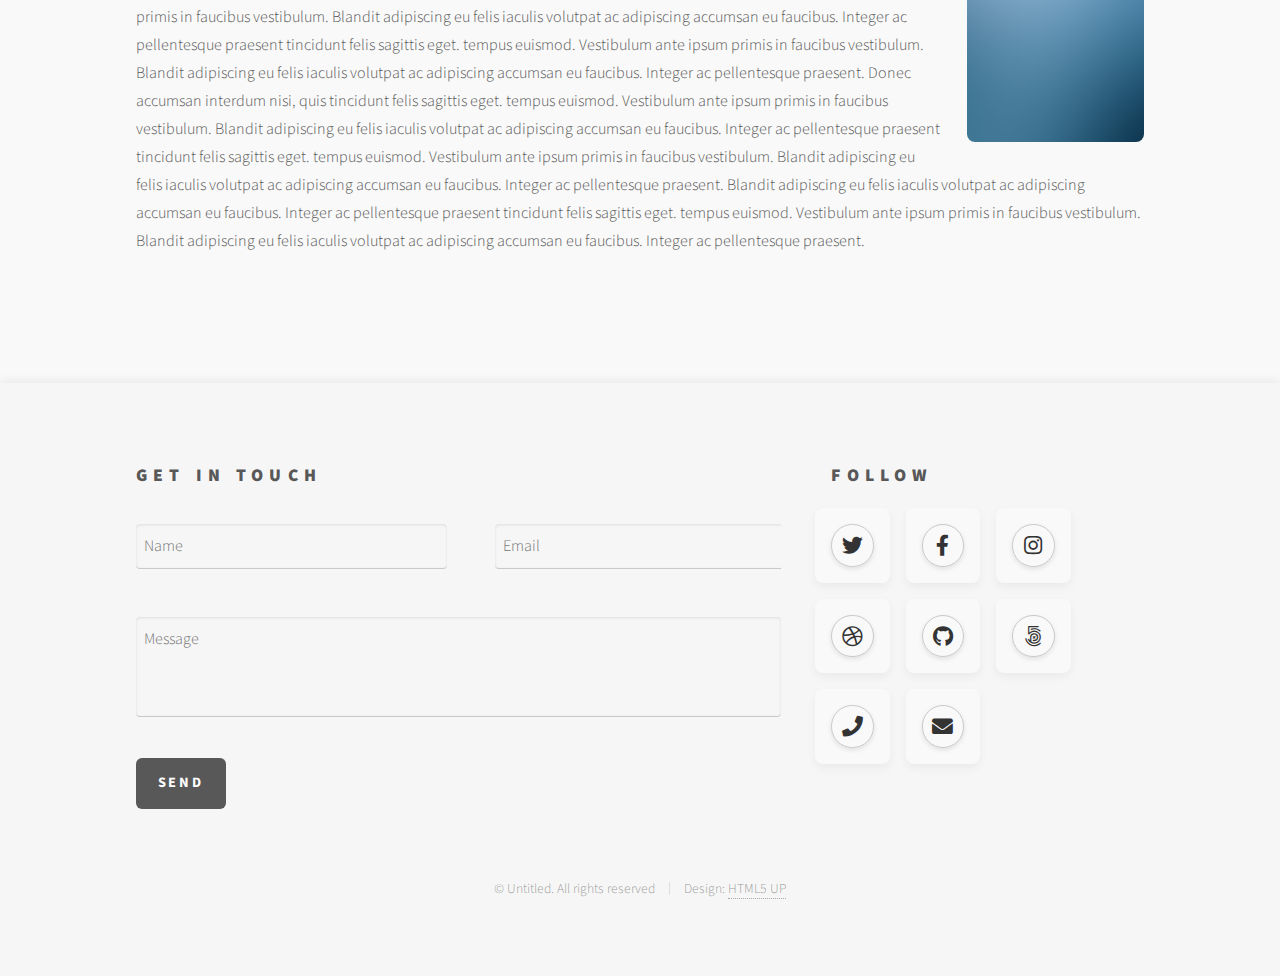
<file: elements.html>
<!DOCTYPE HTML>
<!--
	Phantom by HTML5 UP
	html5up.net | @ajlkn
	Free for personal and commercial use under the CCA 3.0 license (html5up.net/license)
-->
<html>
	<head>
		<title>Elements - Phantom by HTML5 UP</title>
		<meta charset="utf-8" />
		<meta name="viewport" content="width=device-width, initial-scale=1, user-scalable=no" />
		<link rel="stylesheet" href="assets/css/main.css" />
		<noscript><link rel="stylesheet" href="assets/css/noscript.css" /></noscript>
	</head>
	<body class="is-preload">
		<!-- Wrapper -->
			<div id="wrapper">

				<!-- Header -->
					<header id="header">
						<div class="inner">

							<!-- Logo -->
								<a href="index.html" class="logo">
									<span class="symbol"><img src="images/logo.svg" alt="" /></span><span class="title">Phantom</span>
								</a>

							<!-- Nav -->
								<nav>
									<ul>
										<li><a href="#menu">Menu</a></li>
									</ul>
								</nav>

						</div>
					</header>

				<!-- Menu -->
					<nav id="menu">
						<h2>Menu</h2>
						<ul>
							<li><a href="index.html">Home</a></li>
							<li><a href="generic.html">Ipsum veroeros</a></li>
							<li><a href="generic.html">Tempus etiam</a></li>
							<li><a href="generic.html">Consequat dolor</a></li>
							<li><a href="elements.html">Elements</a></li>
						</ul>
					</nav>

				<!-- Main -->
					<div id="main">
						<div class="inner">
							<h1>Elements</h1>

							<!-- Text -->
								<section>
									<h2>Text</h2>
									<p>This is <b>bold</b> and this is <strong>strong</strong>. This is <i>italic</i> and this is <em>emphasized</em>.
									This is <sup>superscript</sup> text and this is <sub>subscript</sub> text.
									This is <u>underlined</u> and this is code: <code>for (;;) { ... }</code>. Finally, <a href="#">this is a link</a>.</p>
									<hr />
									<p>Nunc lacinia ante nunc ac lobortis. Interdum adipiscing gravida odio porttitor sem non mi integer non faucibus ornare mi ut ante amet placerat aliquet. Volutpat eu sed ante lacinia sapien lorem accumsan varius montes viverra nibh in adipiscing blandit tempus accumsan.</p>
									<hr />
									<h2>Heading Level 2</h2>
									<h3>Heading Level 3</h3>
									<h4>Heading Level 4</h4>
									<hr />
									<h3>Blockquote</h3>
									<blockquote>Fringilla nisl. Donec accumsan interdum nisi, quis tincidunt felis sagittis eget tempus euismod. Vestibulum ante ipsum primis in faucibus vestibulum. Blandit adipiscing eu felis iaculis volutpat ac adipiscing accumsan faucibus. Vestibulum ante ipsum primis in faucibus lorem ipsum dolor sit amet nullam adipiscing eu felis.</blockquote>
									<h3>Preformatted</h3>
									<pre><code>i = 0;

while (!deck.isInOrder()) {
    print 'Iteration ' + i;
    deck.shuffle();
    i++;
}

print 'It took ' + i + ' iterations to sort the deck.';</code></pre>
								</section>

							<!-- Lists -->
								<section>
									<h2>Lists</h2>
									<div class="row">
										<div class="col-6 col-12-medium">
											<h3>Unordered</h3>
											<ul>
												<li>Dolor pulvinar etiam.</li>
												<li>Sagittis adipiscing.</li>
												<li>Felis enim feugiat.</li>
											</ul>
											<h3>Alternate</h3>
											<ul class="alt">
												<li>Dolor pulvinar etiam.</li>
												<li>Sagittis adipiscing.</li>
												<li>Felis enim feugiat.</li>
											</ul>
										</div>
										<div class="col-6 col-12-medium">
											<h3>Ordered</h3>
											<ol>
												<li>Dolor pulvinar etiam.</li>
												<li>Etiam vel felis viverra.</li>
												<li>Felis enim feugiat.</li>
												<li>Dolor pulvinar etiam.</li>
												<li>Etiam vel felis lorem.</li>
												<li>Felis enim et feugiat.</li>
											</ol>
											<h3>Icons</h3>
											<ul class="icons">
												<li><a href="#" class="icon brands style1 fa-twitter"><span class="label">Twitter</span></a></li>
												<li><a href="#" class="icon brands style1 fa-facebook-f"><span class="label">Facebook</span></a></li>
												<li><a href="#" class="icon brands style1 fa-instagram"><span class="label">Instagram</span></a></li>
												<li><a href="#" class="icon brands style1 fa-github"><span class="label">Github</span></a></li>
											</ul>
											<ul class="icons">
												<li><a href="#" class="icon brands style2 fa-twitter"><span class="label">Twitter</span></a></li>
												<li><a href="#" class="icon brands style2 fa-facebook-f"><span class="label">Facebook</span></a></li>
												<li><a href="#" class="icon brands style2 fa-instagram"><span class="label">Instagram</span></a></li>
												<li><a href="#" class="icon brands style2 fa-github"><span class="label">Github</span></a></li>
											</ul>
										</div>
									</div>
									<h2>Actions</h2>
									<div class="row">
										<div class="col-6 col-12-medium">
											<ul class="actions">
												<li><a href="#" class="button primary">Default</a></li>
												<li><a href="#" class="button">Default</a></li>
											</ul>
											<ul class="actions small">
												<li><a href="#" class="button primary small">Small</a></li>
												<li><a href="#" class="button small">Small</a></li>
											</ul>
											<ul class="actions stacked">
												<li><a href="#" class="button primary">Default</a></li>
												<li><a href="#" class="button">Default</a></li>
											</ul>
											<ul class="actions stacked">
												<li><a href="#" class="button primary small">Small</a></li>
												<li><a href="#" class="button small">Small</a></li>
											</ul>
										</div>
										<div class="col-6 col-12-medium">
											<ul class="actions stacked">
												<li><a href="#" class="button primary fit">Default</a></li>
												<li><a href="#" class="button fit">Default</a></li>
											</ul>
											<ul class="actions stacked">
												<li><a href="#" class="button primary small fit">Small</a></li>
												<li><a href="#" class="button small fit">Small</a></li>
											</ul>
										</div>
									</div>
								</section>

							<!-- Table -->
								<section>
									<h2>Table</h2>
									<h3>Default</h3>
									<div class="table-wrapper">
										<table>
											<thead>
												<tr>
													<th>Name</th>
													<th>Description</th>
													<th>Price</th>
												</tr>
											</thead>
											<tbody>
												<tr>
													<td>Item One</td>
													<td>Ante turpis integer aliquet porttitor.</td>
													<td>29.99</td>
												</tr>
												<tr>
													<td>Item Two</td>
													<td>Vis ac commodo adipiscing arcu aliquet.</td>
													<td>19.99</td>
												</tr>
												<tr>
													<td>Item Three</td>
													<td> Morbi faucibus arcu accumsan lorem.</td>
													<td>29.99</td>
												</tr>
												<tr>
													<td>Item Four</td>
													<td>Vitae integer tempus condimentum.</td>
													<td>19.99</td>
												</tr>
												<tr>
													<td>Item Five</td>
													<td>Ante turpis integer aliquet porttitor.</td>
													<td>29.99</td>
												</tr>
											</tbody>
											<tfoot>
												<tr>
													<td colspan="2"></td>
													<td>100.00</td>
												</tr>
											</tfoot>
										</table>
									</div>

									<h3>Alternate</h3>
									<div class="table-wrapper">
										<table class="alt">
											<thead>
												<tr>
													<th>Name</th>
													<th>Description</th>
													<th>Price</th>
												</tr>
											</thead>
											<tbody>
												<tr>
													<td>Item One</td>
													<td>Ante turpis integer aliquet porttitor.</td>
													<td>29.99</td>
												</tr>
												<tr>
													<td>Item Two</td>
													<td>Vis ac commodo adipiscing arcu aliquet.</td>
													<td>19.99</td>
												</tr>
												<tr>
													<td>Item Three</td>
													<td> Morbi faucibus arcu accumsan lorem.</td>
													<td>29.99</td>
												</tr>
												<tr>
													<td>Item Four</td>
													<td>Vitae integer tempus condimentum.</td>
													<td>19.99</td>
												</tr>
												<tr>
													<td>Item Five</td>
													<td>Ante turpis integer aliquet porttitor.</td>
													<td>29.99</td>
												</tr>
											</tbody>
											<tfoot>
												<tr>
													<td colspan="2"></td>
													<td>100.00</td>
												</tr>
											</tfoot>
										</table>
									</div>
								</section>

							<!-- Buttons -->
								<section>
									<h3>Buttons</h3>
									<ul class="actions">
										<li><a href="#" class="button primary">Primary</a></li>
										<li><a href="#" class="button">Default</a></li>
									</ul>
									<ul class="actions">
										<li><a href="#" class="button large">Large</a></li>
										<li><a href="#" class="button">Default</a></li>
										<li><a href="#" class="button small">Small</a></li>
									</ul>
									<ul class="actions fit">
										<li><a href="#" class="button primary fit">Fit</a></li>
										<li><a href="#" class="button fit">Fit</a></li>
										<li><a href="#" class="button fit">Fit</a></li>
									</ul>
									<ul class="actions fit small">
										<li><a href="#" class="button primary fit small">Fit + Small</a></li>
										<li><a href="#" class="button fit small">Fit + Small</a></li>
										<li><a href="#" class="button fit small">Fit + Small</a></li>
									</ul>
									<ul class="actions">
										<li><a href="#" class="button primary icon solid fa-download">Icon</a></li>
										<li><a href="#" class="button icon solid fa-upload">Icon</a></li>
										<li><a href="#" class="button icon solid fa-save">Icon</a></li>
									</ul>
									<ul class="actions">
										<li><span class="button primary disabled">Disabled</span></li>
										<li><span class="button disabled">Disabled</span></li>
									</ul>
								</section>

							<!-- Form -->
								<section>
									<h2>Form</h2>
									<form method="post" action="#">
										<div class="row gtr-uniform">
											<div class="col-6 col-12-xsmall">
												<input type="text" name="demo-name" id="demo-name" value="" placeholder="Name" />
											</div>
											<div class="col-6 col-12-xsmall">
												<input type="email" name="demo-email" id="demo-email" value="" placeholder="Email" />
											</div>
											<div class="col-12">
												<select name="demo-category" id="demo-category">
													<option value="">- Category -</option>
													<option value="1">Manufacturing</option>
													<option value="1">Shipping</option>
													<option value="1">Administration</option>
													<option value="1">Human Resources</option>
												</select>
											</div>
											<div class="col-4 col-12-small">
												<input type="radio" id="demo-priority-low" name="demo-priority" checked>
												<label for="demo-priority-low">Low</label>
											</div>
											<div class="col-4 col-12-small">
												<input type="radio" id="demo-priority-normal" name="demo-priority">
												<label for="demo-priority-normal">Normal</label>
											</div>
											<div class="col-4 col-12-small">
												<input type="radio" id="demo-priority-high" name="demo-priority">
												<label for="demo-priority-high">High</label>
											</div>
											<div class="col-6 col-12-small">
												<input type="checkbox" id="demo-copy" name="demo-copy">
												<label for="demo-copy">Email me a copy</label>
											</div>
											<div class="col-6 col-12-small">
												<input type="checkbox" id="demo-human" name="demo-human" checked>
												<label for="demo-human">Not a robot</label>
											</div>
											<div class="col-12">
												<textarea name="demo-message" id="demo-message" placeholder="Enter your message" rows="6"></textarea>
											</div>
											<div class="col-12">
												<ul class="actions">
													<li><input type="submit" value="Send Message" class="primary" /></li>
													<li><input type="reset" value="Reset" /></li>
												</ul>
											</div>
										</div>
									</form>
								</section>

							<!-- Image -->
								<section>
									<h2>Image</h2>
									<h3>Fit</h3>
									<div class="box alt">
										<div class="row gtr-uniform">
											<div class="col-12"><span class="image fit"><img src="images/pic13.jpg" alt="" /></span></div>
											<div class="col-4"><span class="image fit"><img src="images/pic01.jpg" alt="" /></span></div>
											<div class="col-4"><span class="image fit"><img src="images/pic02.jpg" alt="" /></span></div>
											<div class="col-4"><span class="image fit"><img src="images/pic03.jpg" alt="" /></span></div>
											<div class="col-4"><span class="image fit"><img src="images/pic03.jpg" alt="" /></span></div>
											<div class="col-4"><span class="image fit"><img src="images/pic01.jpg" alt="" /></span></div>
											<div class="col-4"><span class="image fit"><img src="images/pic02.jpg" alt="" /></span></div>
											<div class="col-4"><span class="image fit"><img src="images/pic02.jpg" alt="" /></span></div>
											<div class="col-4"><span class="image fit"><img src="images/pic03.jpg" alt="" /></span></div>
											<div class="col-4"><span class="image fit"><img src="images/pic01.jpg" alt="" /></span></div>
										</div>
									</div>
									<h3>Left &amp; Right</h3>
									<p><span class="image left"><img src="images/pic14.jpg" alt="" /></span>Fringilla nisl. Donec accumsan interdum nisi, quis tincidunt felis sagittis eget. tempus euismod. Vestibulum ante ipsum primis in faucibus vestibulum. Blandit adipiscing eu felis iaculis volutpat ac adipiscing accumsan eu faucibus. Integer ac pellentesque praesent tincidunt felis sagittis eget. tempus euismod. Vestibulum ante ipsum primis in faucibus vestibulum. Blandit adipiscing eu felis iaculis volutpat ac adipiscing accumsan eu faucibus. Integer ac pellentesque praesent. Donec accumsan interdum nisi, quis tincidunt felis sagittis eget. tempus euismod. Vestibulum ante ipsum primis in faucibus vestibulum. Blandit adipiscing eu felis iaculis volutpat ac adipiscing accumsan eu faucibus. Integer ac pellentesque praesent tincidunt felis sagittis eget. tempus euismod. Vestibulum ante ipsum primis in faucibus vestibulum. Blandit adipiscing eu felis iaculis volutpat ac adipiscing accumsan eu faucibus. Integer ac pellentesque praesent. Blandit adipiscing eu felis iaculis volutpat ac adipiscing accumsan eu faucibus. Integer ac pellentesque praesent tincidunt felis sagittis eget. tempus euismod. Vestibulum ante ipsum primis in faucibus vestibulum. Blandit adipiscing eu felis iaculis volutpat ac adipiscing accumsan eu faucibus. Integer ac pellentesque praesent.</p>
									<p><span class="image right"><img src="images/pic15.jpg" alt="" /></span>Fringilla nisl. Donec accumsan interdum nisi, quis tincidunt felis sagittis eget. tempus euismod. Vestibulum ante ipsum primis in faucibus vestibulum. Blandit adipiscing eu felis iaculis volutpat ac adipiscing accumsan eu faucibus. Integer ac pellentesque praesent tincidunt felis sagittis eget. tempus euismod. Vestibulum ante ipsum primis in faucibus vestibulum. Blandit adipiscing eu felis iaculis volutpat ac adipiscing accumsan eu faucibus. Integer ac pellentesque praesent. Donec accumsan interdum nisi, quis tincidunt felis sagittis eget. tempus euismod. Vestibulum ante ipsum primis in faucibus vestibulum. Blandit adipiscing eu felis iaculis volutpat ac adipiscing accumsan eu faucibus. Integer ac pellentesque praesent tincidunt felis sagittis eget. tempus euismod. Vestibulum ante ipsum primis in faucibus vestibulum. Blandit adipiscing eu felis iaculis volutpat ac adipiscing accumsan eu faucibus. Integer ac pellentesque praesent. Blandit adipiscing eu felis iaculis volutpat ac adipiscing accumsan eu faucibus. Integer ac pellentesque praesent tincidunt felis sagittis eget. tempus euismod. Vestibulum ante ipsum primis in faucibus vestibulum. Blandit adipiscing eu felis iaculis volutpat ac adipiscing accumsan eu faucibus. Integer ac pellentesque praesent.</p>
								</section>

						</div>
					</div>

				<!-- Footer -->
					<footer id="footer">
						<div class="inner">
							<section>
								<h2>Get in touch</h2>
								<form method="post" action="#">
									<div class="fields">
										<div class="field half">
											<input type="text" name="name" id="name" placeholder="Name" />
										</div>
										<div class="field half">
											<input type="email" name="email" id="email" placeholder="Email" />
										</div>
										<div class="field">
											<textarea name="message" id="message" placeholder="Message"></textarea>
										</div>
									</div>
									<ul class="actions">
										<li><input type="submit" value="Send" class="primary" /></li>
									</ul>
								</form>
							</section>
							<section>
								<h2>Follow</h2>
								<ul class="icons">
									<li><a href="#" class="icon brands style2 fa-twitter"><span class="label">Twitter</span></a></li>
									<li><a href="#" class="icon brands style2 fa-facebook-f"><span class="label">Facebook</span></a></li>
									<li><a href="#" class="icon brands style2 fa-instagram"><span class="label">Instagram</span></a></li>
									<li><a href="#" class="icon brands style2 fa-dribbble"><span class="label">Dribbble</span></a></li>
									<li><a href="#" class="icon brands style2 fa-github"><span class="label">GitHub</span></a></li>
									<li><a href="#" class="icon brands style2 fa-500px"><span class="label">500px</span></a></li>
									<li><a href="#" class="icon solid style2 fa-phone"><span class="label">Phone</span></a></li>
									<li><a href="#" class="icon solid style2 fa-envelope"><span class="label">Email</span></a></li>
								</ul>
							</section>
							<ul class="copyright">
								<li>&copy; Untitled. All rights reserved</li><li>Design: <a href="http://html5up.net">HTML5 UP</a></li>
							</ul>
						</div>
					</footer>

			</div>

		<!-- Scripts -->
			<script src="assets/js/jquery.min.js"></script>
			<script src="assets/js/browser.min.js"></script>
			<script src="assets/js/breakpoints.min.js"></script>
			<script src="assets/js/util.js"></script>
			<script src="assets/js/main.js"></script>

	</body>
</html>
</file>
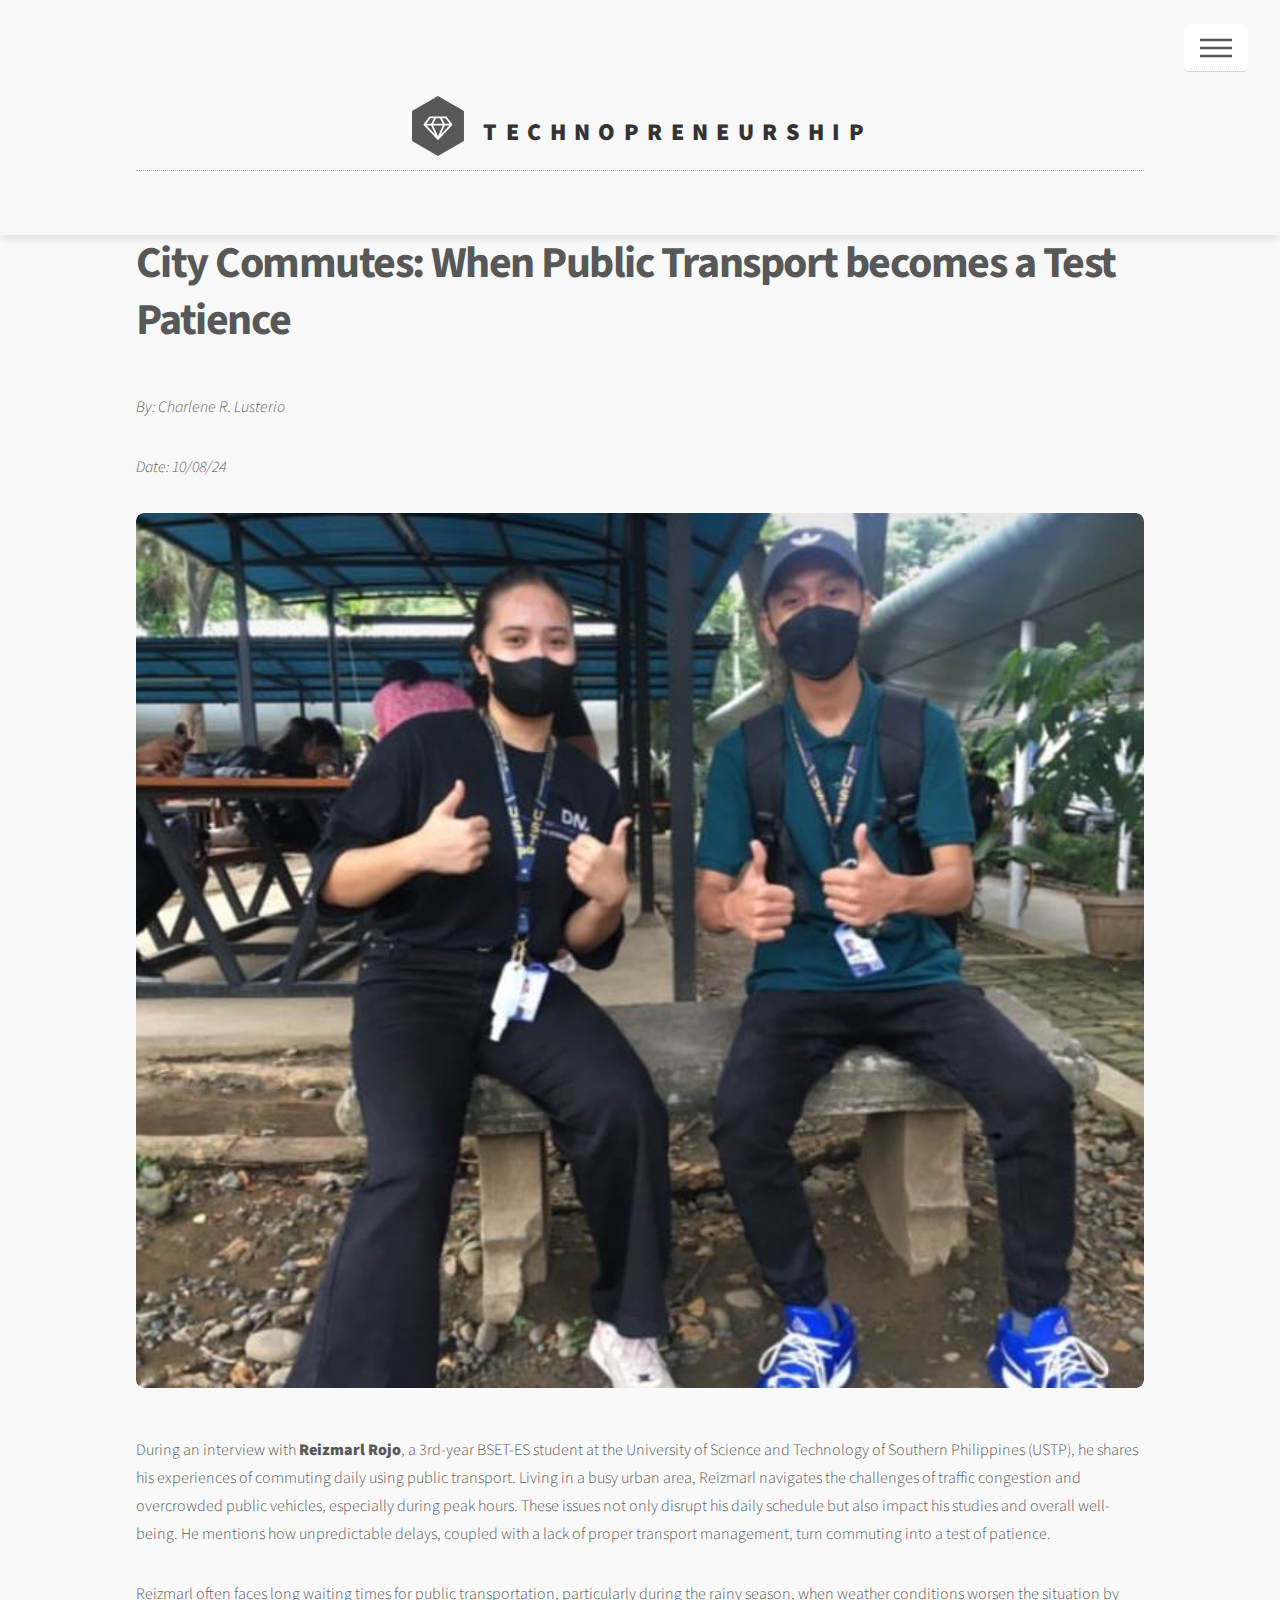
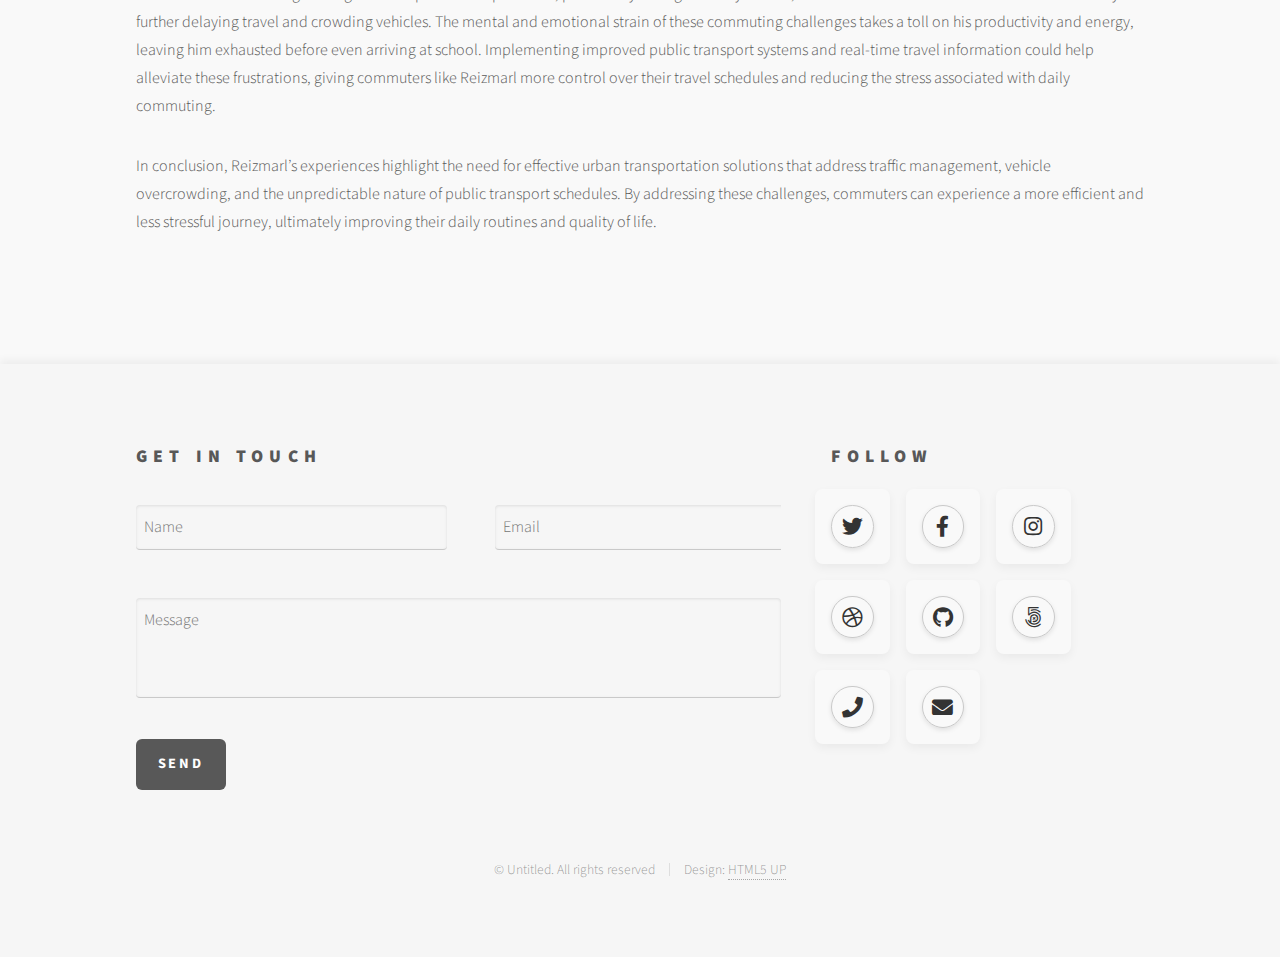
<file: Reizmarl.html>
<!DOCTYPE HTML>
<!--
    Phantom by HTML5 UP
    html5up.net | @ajlkn
    Free for personal and commercial use under the CCA 3.0 license (html5up.net/license)
-->
<html>
    <head>
        <title>Interview 1 - Reizmarl Rojo</title>
        <meta charset="utf-8" />
        <meta name="viewport" content="width=device-width, initial-scale=1, user-scalable=no" />
        <link rel="stylesheet" href="assets/css/main.css" />
        <noscript><link rel="stylesheet" href="assets/css/noscript.css" /></noscript>
        <style>
            .justified-text {
                text-align: justify;
                text-align-last: justify;
                width: 100%;
            }
        </style>
    </head>
    <body class="is-preload">
        <!-- Wrapper -->
        <div id="wrapper">

            <!-- Header -->
            <header id="header">
                <div class="inner">

                    <!-- Logo -->
                    <a href="index.html" class="logo">
                        <span class="symbol"><img src="images/logo.svg" alt="" /></span><span class="title">TECHNOPRENEURSHIP</span>
                    </a>

                    <!-- Nav -->
                    <nav>
                        <ul>
                            <li><a href="#menu">Menu</a></li>
                        </ul>
                    </nav>

                </div>
            </header>

            <!-- Menu -->
            <nav id="menu">
                <h2>Menu</h2>
                <ul>
                    <li><a href="index.html">Home</a></li>
                    <li><a href="Reizmarl.html">Blog 1</a></li>
                    <li><a href="blog2.html">Blog 2</a></li> <!-- Added Blog 2 to the menu -->
                    <li><a href="blog3.html">Blog 3</a></li>
                    <li><a href="blog4.html">Blog 4</a></li>
                    <li><a href="blog5.html">Blog 4</a></li>
                </ul>
            </nav>

            <!-- Main -->
            <div id="main">
                <div class="inner">
                    <h1>City Commutes: When Public Transport becomes a Test Patience</h1>
                    <p><i>By: Charlene R. Lusterio</i></p>
                    <p><i>Date: 10/08/24</i></p>
                    <span class="image main"><img src="Reizmarl.jpg" alt="" /></span>
                    
                    <p>During an interview with <b>Reizmarl Rojo</b>, a 3rd-year BSET-ES student at the University of Science and Technology of Southern Philippines (USTP), he shares his experiences of commuting daily using public transport. Living in a busy urban area, Reizmarl navigates the challenges of traffic congestion and overcrowded public vehicles, especially during peak hours. These issues not only disrupt his daily schedule but also impact his studies and overall well-being. He mentions how unpredictable delays, coupled with a lack of proper transport management, turn commuting into a test of patience.</p>
                    <p>Reizmarl often faces long waiting times for public transportation, particularly during the rainy season, when weather conditions worsen the situation by further delaying travel and crowding vehicles. The mental and emotional strain of these commuting challenges takes a toll on his productivity and energy, leaving him exhausted before even arriving at school. Implementing improved public transport systems and real-time travel information could help alleviate these frustrations, giving commuters like Reizmarl more control over their travel schedules and reducing the stress associated with daily commuting.</p>
                    <p>In conclusion, Reizmarl’s experiences highlight the need for effective urban transportation solutions that address traffic management, vehicle overcrowding, and the unpredictable nature of public transport schedules. By addressing these challenges, commuters can experience a more efficient and less stressful journey, ultimately improving their daily routines and quality of life.</p>
                </div>
            </div>

            <!-- Footer -->
            <footer id="footer">
                <div class="inner">
                    <section>
                        <h2>Get in touch</h2>
                        <form method="post" action="#">
                            <div class="fields">
                                <div class="field half">
                                    <input type="text" name="name" id="name" placeholder="Name" />
                                </div>
                                <div class="field half">
                                    <input type="email" name="email" id="email" placeholder="Email" />
                                </div>
                                <div class="field">
                                    <textarea name="message" id="message" placeholder="Message"></textarea>
                                </div>
                            </div>
                            <ul class="actions">
                                <li><input type="submit" value="Send" class="primary" /></li>
                            </ul>
                        </form>
                    </section>
                    <section>
                        <h2>Follow</h2>
                        <ul class="icons">
                            <li><a href="#" class="icon brands style2 fa-twitter"><span class="label">Twitter</span></a></li>
                            <li><a href="#" class="icon brands style2 fa-facebook-f"><span class="label">Facebook</span></a></li>
                            <li><a href="#" class="icon brands style2 fa-instagram"><span class="label">Instagram</span></a></li>
                            <li><a href="#" class="icon brands style2 fa-dribbble"><span class="label">Dribbble</span></a></li>
                            <li><a href="#" class="icon brands style2 fa-github"><span class="label">GitHub</span></a></li>
                            <li><a href="#" class="icon brands style2 fa-500px"><span class="label">500px</span></a></li>
                            <li><a href="#" class="icon solid style2 fa-phone"><span class="label">Phone</span></a></li>
                            <li><a href="#" class="icon solid style2 fa-envelope"><span class="label">Email</span></a></li>
                        </ul>
                    </section>
                    <ul class="copyright">
                        <li>&copy; Untitled. All rights reserved</li><li>Design: <a href="http://html5up.net">HTML5 UP</a></li>
                    </ul>
                </div>
            </footer>

        </div>

        <!-- Scripts -->
        <script src="assets/js/jquery.min.js"></script>
        <script src="assets/js/browser.min.js"></script>
        <script src="assets/js/breakpoints.min.js"></script>
        <script src="assets/js/util.js"></script>
        <script src="assets/js/main.js"></script>

    </body>
</html>
</file>
<file: assets/css/noscript.css>
/*
	Phantom by HTML5 UP
	html5up.net | @ajlkn
	Free for personal and commercial use under the CCA 3.0 license (html5up.net/license)
*/

/* Tiles */

	body.is-preload .tiles article {
		-moz-transform: none;
		-webkit-transform: none;
		-ms-transform: none;
		transform: none;
		opacity: 1;
	}
</file>
<file: assets/css/main.css>
@import url(fontawesome-all.min.css);
@import url("https://fonts.googleapis.com/css?family=Source+Sans+Pro:300,700,900");

/*
	Phantom by HTML5 UP
	html5up.net | @ajlkn
	Free for personal and commercial use under the CCA 3.0 license (html5up.net/license)
*/

html, body, div, span, applet, object,
iframe, h1, h2, h3, h4, h5, h6, p, blockquote,
pre, a, abbr, acronym, address, big, cite,
code, del, dfn, em, img, ins, kbd, q, s, samp,
small, strike, strong, sub, sup, tt, var, b,
u, i, center, dl, dt, dd, ol, ul, li, fieldset,
form, label, legend, table, caption, tbody,
tfoot, thead, tr, th, td, article, aside,
canvas, details, embed, figure, figcaption,
footer, header, hgroup, menu, nav, output, ruby,
section, summary, time, mark, audio, video {
	margin: 0;
	padding: 0;
	border: 0;
	font-size: 100%;
	font: inherit;
	vertical-align: baseline;}

article, aside, details, figcaption, figure,
footer, header, hgroup, menu, nav, section {
	display: block;}

	/* General Body Styling */
	body {
		font-family: 'Helvetica Neue', Arial, sans-serif; /* Modern, clean font */
		line-height: 1.6; /* Improved line-height for readability */
		color: #333; /* Neutral text color for clarity */
		background-color: #fafafa; /* Light background for contrast */
		margin: 0;
		padding: 0;
		-webkit-text-size-adjust: 100%; /* Ensure consistent text size across devices */
	}

	/* Reset list styles */
	ol, ul {
		list-style: none;
		margin: 0;
		padding: 0;
	}

	/* Blockquote Styling */
	blockquote {
		font-style: italic;
		color: #555; /* Slightly softer color */
		padding: 1em;
		border-left: 4px solid #ddd; /* Classic blockquote style */
		margin: 1em 0;
	}

	q {
		font-style: italic;
		color: #555;
	}

	/* Blockquote and Quote Clean-up */
	blockquote:before, blockquote:after, q:before, q:after {
		content: none; /* Removed unnecessary quotes */
	}

	/* Table Reset */
	table {
		width: 100%; /* Ensure tables span full width by default */
		border-collapse: collapse;
		margin-bottom: 1em; /* Add some spacing after tables */
	}

	/* Clear Mark Element */
	mark {
		background-color: transparent;
		color: inherit;
	}

	/* Input Styling */
	input, select, textarea {
		font-family: inherit; /* Ensure form elements match the body font */
		font-size: 1em;
		padding: 0.5em;
		border: 1px solid #ddd; /* Subtle border for form elements */
		border-radius: 4px; /* Rounded corners for modern touch */
		box-shadow: inset 0 1px 3px rgba(0, 0, 0, 0.1); /* Slight inner shadow */
		appearance: none; /* Remove default appearance */
		transition: border-color 0.3s ease, box-shadow 0.3s ease; /* Smooth transitions */
	}

	/* Focus State for Inputs */
	input:focus, select:focus, textarea:focus {
		border-color: #f2849e; /* Add a color change on focus for better UX */
		box-shadow: 0 0 5px rgba(242, 132, 158, 0.5); /* Subtle shadow to indicate focus */
		outline: none; /* Remove default outline */
	}

	/* Remove Firefox's inner border for input elements */
	input::-moz-focus-inner {
		border: 0;
		padding: 0;
	}

	/* Additional Styling for Forms */
	textarea {
		min-height: 100px; /* Give textareas a minimum height */
		resize: vertical; /* Allow resizing only vertically */
	}

	/* Responsive Typography */
	@media screen and (max-width: 768px) {
		body {
			font-size: 90%; /* Slightly smaller font size for smaller screens */
		}

		blockquote {
			padding: 0.75em; /* Reduce blockquote padding on small screens */
		}
	}


	/* Basic Settings */

	/* Ensure proper scaling on mobile devices */
	@-ms-viewport {
		width: device-width;
	}

	body {
		-ms-overflow-style: scrollbar; /* Default scrollbar for better UX */
		background-color: #f7f7f7; /* Soft background color for a modern look */
		color: #333; /* Neutral text color for readability */
		font-family: 'Helvetica Neue', Arial, sans-serif; /* Modern, clean font */
		font-size: 16px;
		line-height: 1.6; /* Improved line spacing */
		margin: 0;
		padding: 0;
	}

	/* Responsive Design for Smaller Screens */
	@media screen and (max-width: 480px) {
		html, body {
			min-width: 320px; /* Prevents layout issues on very small screens */
		}
	}

	/* Box-Sizing Model for Consistency */
	html {
		box-sizing: border-box;
	}

	*, *:before, *:after {
		box-sizing: inherit; /* Apply box-sizing globally */
	}

	/* Preload Animations and Transitions */
	body.is-preload *, 
	body.is-preload *:before, 
	body.is-preload *:after {
		animation: none !important;
		transition: none !important;
	}

	/* Smooth Transitions for Elements */
	* {
		transition: all 0.3s ease-in-out; /* Smooth transitions for all elements */
	}

	/* Additional Aesthetic Tweaks */
	body {
		background: #ffffff; /* Clean, minimalist background */
	}

	/* Disable animation during preload for smoother loading */
	body.is-preload {
		overflow: hidden; /* Disable scrolling during preload */
	}


	/* Typography Settings */
	body, input, select, textarea {
		color: #585858;
		font-family: "Source Sans Pro", Helvetica, sans-serif;
		font-size: 16pt;
		font-weight: 300;
		line-height: 1.75;
		background-color: #f9f9f9; /* Subtle background for better contrast */
		margin: 0;
		padding: 0;
		transition: all 0.3s ease; /* Smooth transition for elements */
	}

	@media screen and (max-width: 1680px) {
		body, input, select, textarea {
			font-size: 14pt; /* Adjust font size for medium screens */
		}
	}

	@media screen and (max-width: 1280px) {
		body, input, select, textarea {
			font-size: 12pt; /* Adjust font size for smaller screens */
		}
	}

	/* Links */
	a {
		color: #585858;
		text-decoration: none;
		border-bottom: dotted 1px rgba(88, 88, 88, 0.5);
		transition: border-bottom-color 0.2s ease, color 0.2s ease;
	}

	a:hover {
		color: #87A2FF !important; /* Softer hover effect with a pastel blue */
		border-bottom-color: transparent;
	}

	/* Bold and Italics */
	strong, b {
		font-weight: 900;
	}

	em, i {
		font-style: italic;
	}

	/* Paragraphs */
	p {
		margin: 0 0 2em 0; /* Consistent paragraph spacing */
	}

	/* Headings */
	h1 {
		font-size: 2.75em;
		font-weight: 700;
		line-height: 1.3;
		margin: 0 0 1em 0;
		letter-spacing: -0.035em;
	}

	h1 a {
		color: inherit; /* Ensure heading links inherit the color */
	}

	@media screen and (max-width: 736px) {
		h1 {
			font-size: 2em;
			margin: 0 0 1em 0;
		}
	}

	@media screen and (max-width: 360px) {
		h1 {
			font-size: 1.75em;
		}
	}

	/* Subheadings */
	h2, h3, h4, h5, h6 {
		font-weight: 900;
		line-height: 1.5;
		margin: 0 0 2em 0;
		text-transform: uppercase;
		letter-spacing: 0.35em;
	}

	h2 {
		font-size: 1.1em;
	}

	h3 {
		font-size: 1em;
	}

	h4, h5, h6 {
		font-size: 0.8em;
	}

	@media screen and (max-width: 736px) {
		h2 {
			font-size: 1em;
		}
		h3 {
			font-size: 0.8em;
		}
	}

	/* Subscript and Superscript */
	sub {
		font-size: 0.8em;
		position: relative;
		top: 0.5em;
	}

	sup {
		font-size: 0.8em;
		position: relative;
		top: -0.5em;
	}

	/* Blockquotes */
	blockquote {
		border-left: solid 4px #c9c9c9;
		font-style: italic;
		margin: 0 0 2em 0;
		padding: 0.5em 0 0.5em 2em;
		background-color: #f0f0f0; /* Subtle background color for blockquotes */
		border-radius: 4px; /* Rounded edges for a softer look */
	}

	/* Code Blocks */
	code {
		background: rgba(144, 144, 144, 0.075);
		border-radius: 4px;
		border: solid 1px #c9c9c9;
		font-family: "Courier New", monospace;
		font-size: 0.9em;
		margin: 0 0.25em;
		padding: 0.25em 0.65em;
	}

	pre {
		font-family: "Courier New", monospace;
		font-size: 0.9em;
		background-color: #f4f4f4; /* Light background for code blocks */
		padding: 1em 1.5em;
		border-radius: 4px;
		margin: 0 0 2em 0;
		overflow-x: auto;
		box-shadow: inset 0 0 10px rgba(0, 0, 0, 0.05); /* Subtle inner shadow */
	}

	/* Horizontal Rules */
	hr {
		border: 0;
		border-bottom: solid 1px #c9c9c9;
		margin: 2em 0;
	}

	hr.major {
		margin: 3em 0; /* More spacing for major breaks */
	}

	/* Text Alignments */
	.align-left {
		text-align: left;
	}

	.align-center {
		text-align: center;
	}

	.align-right {
		text-align: right;
	}


/* Row */

	.row {
		display: flex;
		flex-wrap: wrap;
		box-sizing: border-box;
		align-items: stretch;
	}

		.row > * {
			box-sizing: border-box;
		}

		.row.gtr-uniform > * > :last-child {
			margin-bottom: 0;
		}

		.row.aln-left {
			justify-content: flex-start;
		}

		.row.aln-center {
			justify-content: center;
		}

		.row.aln-right {
			justify-content: flex-end;
		}

		.row.aln-top {
			align-items: flex-start;
		}

		.row.aln-middle {
			align-items: center;
		}

		.row.aln-bottom {
			align-items: flex-end;
		}

		.row > .imp {
			order: -1;
		}

		.row > .col-1 {
			width: 8.33333%;
		}

		.row > .off-1 {
			margin-left: 8.33333%;
		}

		.row > .col-2 {
			width: 16.66667%;
		}

		.row > .off-2 {
			margin-left: 16.66667%;
		}

		.row > .col-3 {
			width: 25%;
		}

		.row > .off-3 {
			margin-left: 25%;
		}

		.row > .col-4 {
			width: 33.33333%;
		}

		.row > .off-4 {
			margin-left: 33.33333%;
		}

		.row > .col-5 {
			width: 41.66667%;
		}

		.row > .off-5 {
			margin-left: 41.66667%;
		}

		.row > .col-6 {
			width: 50%;
		}

		.row > .off-6 {
			margin-left: 50%;
		}

		.row > .col-7 {
			width: 58.33333%;
		}

		.row > .off-7 {
			margin-left: 58.33333%;
		}

		.row > .col-8 {
			width: 66.66667%;
		}

		.row > .off-8 {
			margin-left: 66.66667%;
		}

		.row > .col-9 {
			width: 75%;
		}

		.row > .off-9 {
			margin-left: 75%;
		}

		.row > .col-10 {
			width: 83.33333%;
		}

		.row > .off-10 {
			margin-left: 83.33333%;
		}

		.row > .col-11 {
			width: 91.66667%;
		}

		.row > .off-11 {
			margin-left: 91.66667%;
		}

		.row > .col-12 {
			width: 100%;
		}

		.row > .off-12 {
			margin-left: 100%;
		}

		.row.gtr-0 {
			margin-top: 0;
			margin-left: 0em;
		}

			.row.gtr-0 > * {
				padding: 0 0 0 0em;
			}

			.row.gtr-0.gtr-uniform {
				margin-top: 0em;
			}

				.row.gtr-0.gtr-uniform > * {
					padding-top: 0em;
				}

		.row.gtr-25 {
			margin-top: 0;
			margin-left: -0.5em;
		}

			.row.gtr-25 > * {
				padding: 0 0 0 0.5em;
			}

			.row.gtr-25.gtr-uniform {
				margin-top: -0.5em;
			}

				.row.gtr-25.gtr-uniform > * {
					padding-top: 0.5em;
				}

		.row.gtr-50 {
			margin-top: 0;
			margin-left: -1em;
		}

			.row.gtr-50 > * {
				padding: 0 0 0 1em;
			}

			.row.gtr-50.gtr-uniform {
				margin-top: -1em;
			}

				.row.gtr-50.gtr-uniform > * {
					padding-top: 1em;
				}

		.row {
			margin-top: 0;
			margin-left: -2em;
		}

			.row > * {
				padding: 0 0 0 2em;
			}

			.row.gtr-uniform {
				margin-top: -2em;
			}

				.row.gtr-uniform > * {
					padding-top: 2em;
				}

		.row.gtr-150 {
			margin-top: 0;
			margin-left: -3em;
		}

			.row.gtr-150 > * {
				padding: 0 0 0 3em;
			}

			.row.gtr-150.gtr-uniform {
				margin-top: -3em;
			}

				.row.gtr-150.gtr-uniform > * {
					padding-top: 3em;
				}

		.row.gtr-200 {
			margin-top: 0;
			margin-left: -4em;
		}

			.row.gtr-200 > * {
				padding: 0 0 0 4em;
			}

			.row.gtr-200.gtr-uniform {
				margin-top: -4em;
			}

				.row.gtr-200.gtr-uniform > * {
					padding-top: 4em;
				}

		@media screen and (max-width: 1680px) {

			.row {
				display: flex;
				flex-wrap: wrap;
				box-sizing: border-box;
				align-items: stretch;
			}

				.row > * {
					box-sizing: border-box;
				}

				.row.gtr-uniform > * > :last-child {
					margin-bottom: 0;
				}

				.row.aln-left {
					justify-content: flex-start;
				}

				.row.aln-center {
					justify-content: center;
				}

				.row.aln-right {
					justify-content: flex-end;
				}

				.row.aln-top {
					align-items: flex-start;
				}

				.row.aln-middle {
					align-items: center;
				}

				.row.aln-bottom {
					align-items: flex-end;
				}

				.row > .imp-xlarge {
					order: -1;
				}

				.row > .col-1-xlarge {
					width: 8.33333%;
				}

				.row > .off-1-xlarge {
					margin-left: 8.33333%;
				}

				.row > .col-2-xlarge {
					width: 16.66667%;
				}

				.row > .off-2-xlarge {
					margin-left: 16.66667%;
				}

				.row > .col-3-xlarge {
					width: 25%;
				}

				.row > .off-3-xlarge {
					margin-left: 25%;
				}

				.row > .col-4-xlarge {
					width: 33.33333%;
				}

				.row > .off-4-xlarge {
					margin-left: 33.33333%;
				}

				.row > .col-5-xlarge {
					width: 41.66667%;
				}

				.row > .off-5-xlarge {
					margin-left: 41.66667%;
				}

				.row > .col-6-xlarge {
					width: 50%;
				}

				.row > .off-6-xlarge {
					margin-left: 50%;
				}

				.row > .col-7-xlarge {
					width: 58.33333%;
				}

				.row > .off-7-xlarge {
					margin-left: 58.33333%;
				}

				.row > .col-8-xlarge {
					width: 66.66667%;
				}

				.row > .off-8-xlarge {
					margin-left: 66.66667%;
				}

				.row > .col-9-xlarge {
					width: 75%;
				}

				.row > .off-9-xlarge {
					margin-left: 75%;
				}

				.row > .col-10-xlarge {
					width: 83.33333%;
				}

				.row > .off-10-xlarge {
					margin-left: 83.33333%;
				}

				.row > .col-11-xlarge {
					width: 91.66667%;
				}

				.row > .off-11-xlarge {
					margin-left: 91.66667%;
				}

				.row > .col-12-xlarge {
					width: 100%;
				}

				.row > .off-12-xlarge {
					margin-left: 100%;
				}

				.row.gtr-0 {
					margin-top: 0;
					margin-left: 0em;
				}

					.row.gtr-0 > * {
						padding: 0 0 0 0em;
					}

					.row.gtr-0.gtr-uniform {
						margin-top: 0em;
					}

						.row.gtr-0.gtr-uniform > * {
							padding-top: 0em;
						}

				.row.gtr-25 {
					margin-top: 0;
					margin-left: -0.5em;
				}

					.row.gtr-25 > * {
						padding: 0 0 0 0.5em;
					}

					.row.gtr-25.gtr-uniform {
						margin-top: -0.5em;
					}

						.row.gtr-25.gtr-uniform > * {
							padding-top: 0.5em;
						}

				.row.gtr-50 {
					margin-top: 0;
					margin-left: -1em;
				}

					.row.gtr-50 > * {
						padding: 0 0 0 1em;
					}

					.row.gtr-50.gtr-uniform {
						margin-top: -1em;
					}

						.row.gtr-50.gtr-uniform > * {
							padding-top: 1em;
						}

				.row {
					margin-top: 0;
					margin-left: -2em;
				}

					.row > * {
						padding: 0 0 0 2em;
					}

					.row.gtr-uniform {
						margin-top: -2em;
					}

						.row.gtr-uniform > * {
							padding-top: 2em;
						}

				.row.gtr-150 {
					margin-top: 0;
					margin-left: -3em;
				}

					.row.gtr-150 > * {
						padding: 0 0 0 3em;
					}

					.row.gtr-150.gtr-uniform {
						margin-top: -3em;
					}

						.row.gtr-150.gtr-uniform > * {
							padding-top: 3em;
						}

				.row.gtr-200 {
					margin-top: 0;
					margin-left: -4em;
				}

					.row.gtr-200 > * {
						padding: 0 0 0 4em;
					}

					.row.gtr-200.gtr-uniform {
						margin-top: -4em;
					}

						.row.gtr-200.gtr-uniform > * {
							padding-top: 4em;
						}

		}

		@media screen and (max-width: 1280px) {

			.row {
				display: flex;
				flex-wrap: wrap;
				box-sizing: border-box;
				align-items: stretch;
			}

				.row > * {
					box-sizing: border-box;
				}

				.row.gtr-uniform > * > :last-child {
					margin-bottom: 0;
				}

				.row.aln-left {
					justify-content: flex-start;
				}

				.row.aln-center {
					justify-content: center;
				}

				.row.aln-right {
					justify-content: flex-end;
				}

				.row.aln-top {
					align-items: flex-start;
				}

				.row.aln-middle {
					align-items: center;
				}

				.row.aln-bottom {
					align-items: flex-end;
				}

				.row > .imp-large {
					order: -1;
				}

				.row > .col-1-large {
					width: 8.33333%;
				}

				.row > .off-1-large {
					margin-left: 8.33333%;
				}

				.row > .col-2-large {
					width: 16.66667%;
				}

				.row > .off-2-large {
					margin-left: 16.66667%;
				}

				.row > .col-3-large {
					width: 25%;
				}

				.row > .off-3-large {
					margin-left: 25%;
				}

				.row > .col-4-large {
					width: 33.33333%;
				}

				.row > .off-4-large {
					margin-left: 33.33333%;
				}

				.row > .col-5-large {
					width: 41.66667%;
				}

				.row > .off-5-large {
					margin-left: 41.66667%;
				}

				.row > .col-6-large {
					width: 50%;
				}

				.row > .off-6-large {
					margin-left: 50%;
				}

				.row > .col-7-large {
					width: 58.33333%;
				}

				.row > .off-7-large {
					margin-left: 58.33333%;
				}

				.row > .col-8-large {
					width: 66.66667%;
				}

				.row > .off-8-large {
					margin-left: 66.66667%;
				}

				.row > .col-9-large {
					width: 75%;
				}

				.row > .off-9-large {
					margin-left: 75%;
				}

				.row > .col-10-large {
					width: 83.33333%;
				}

				.row > .off-10-large {
					margin-left: 83.33333%;
				}

				.row > .col-11-large {
					width: 91.66667%;
				}

				.row > .off-11-large {
					margin-left: 91.66667%;
				}

				.row > .col-12-large {
					width: 100%;
				}

				.row > .off-12-large {
					margin-left: 100%;
				}

				.row.gtr-0 {
					margin-top: 0;
					margin-left: 0em;
				}

					.row.gtr-0 > * {
						padding: 0 0 0 0em;
					}

					.row.gtr-0.gtr-uniform {
						margin-top: 0em;
					}

						.row.gtr-0.gtr-uniform > * {
							padding-top: 0em;
						}

				.row.gtr-25 {
					margin-top: 0;
					margin-left: -0.5em;
				}

					.row.gtr-25 > * {
						padding: 0 0 0 0.5em;
					}

					.row.gtr-25.gtr-uniform {
						margin-top: -0.5em;
					}

						.row.gtr-25.gtr-uniform > * {
							padding-top: 0.5em;
						}

				.row.gtr-50 {
					margin-top: 0;
					margin-left: -1em;
				}

					.row.gtr-50 > * {
						padding: 0 0 0 1em;
					}

					.row.gtr-50.gtr-uniform {
						margin-top: -1em;
					}

						.row.gtr-50.gtr-uniform > * {
							padding-top: 1em;
						}

				.row {
					margin-top: 0;
					margin-left: -2em;
				}

					.row > * {
						padding: 0 0 0 2em;
					}

					.row.gtr-uniform {
						margin-top: -2em;
					}

						.row.gtr-uniform > * {
							padding-top: 2em;
						}

				.row.gtr-150 {
					margin-top: 0;
					margin-left: -3em;
				}

					.row.gtr-150 > * {
						padding: 0 0 0 3em;
					}

					.row.gtr-150.gtr-uniform {
						margin-top: -3em;
					}

						.row.gtr-150.gtr-uniform > * {
							padding-top: 3em;
						}

				.row.gtr-200 {
					margin-top: 0;
					margin-left: -4em;
				}

					.row.gtr-200 > * {
						padding: 0 0 0 4em;
					}

					.row.gtr-200.gtr-uniform {
						margin-top: -4em;
					}

						.row.gtr-200.gtr-uniform > * {
							padding-top: 4em;
						}

		}

		@media screen and (max-width: 980px) {

			.row {
				display: flex;
				flex-wrap: wrap;
				box-sizing: border-box;
				align-items: stretch;
			}

				.row > * {
					box-sizing: border-box;
				}

				.row.gtr-uniform > * > :last-child {
					margin-bottom: 0;
				}

				.row.aln-left {
					justify-content: flex-start;
				}

				.row.aln-center {
					justify-content: center;
				}

				.row.aln-right {
					justify-content: flex-end;
				}

				.row.aln-top {
					align-items: flex-start;
				}

				.row.aln-middle {
					align-items: center;
				}

				.row.aln-bottom {
					align-items: flex-end;
				}

				.row > .imp-medium {
					order: -1;
				}

				.row > .col-1-medium {
					width: 8.33333%;
				}

				.row > .off-1-medium {
					margin-left: 8.33333%;
				}

				.row > .col-2-medium {
					width: 16.66667%;
				}

				.row > .off-2-medium {
					margin-left: 16.66667%;
				}

				.row > .col-3-medium {
					width: 25%;
				}

				.row > .off-3-medium {
					margin-left: 25%;
				}

				.row > .col-4-medium {
					width: 33.33333%;
				}

				.row > .off-4-medium {
					margin-left: 33.33333%;
				}

				.row > .col-5-medium {
					width: 41.66667%;
				}

				.row > .off-5-medium {
					margin-left: 41.66667%;
				}

				.row > .col-6-medium {
					width: 50%;
				}

				.row > .off-6-medium {
					margin-left: 50%;
				}

				.row > .col-7-medium {
					width: 58.33333%;
				}

				.row > .off-7-medium {
					margin-left: 58.33333%;
				}

				.row > .col-8-medium {
					width: 66.66667%;
				}

				.row > .off-8-medium {
					margin-left: 66.66667%;
				}

				.row > .col-9-medium {
					width: 75%;
				}

				.row > .off-9-medium {
					margin-left: 75%;
				}

				.row > .col-10-medium {
					width: 83.33333%;
				}

				.row > .off-10-medium {
					margin-left: 83.33333%;
				}

				.row > .col-11-medium {
					width: 91.66667%;
				}

				.row > .off-11-medium {
					margin-left: 91.66667%;
				}

				.row > .col-12-medium {
					width: 100%;
				}

				.row > .off-12-medium {
					margin-left: 100%;
				}

				.row.gtr-0 {
					margin-top: 0;
					margin-left: 0em;
				}

					.row.gtr-0 > * {
						padding: 0 0 0 0em;
					}

					.row.gtr-0.gtr-uniform {
						margin-top: 0em;
					}

						.row.gtr-0.gtr-uniform > * {
							padding-top: 0em;
						}

				.row.gtr-25 {
					margin-top: 0;
					margin-left: -0.375em;
				}

					.row.gtr-25 > * {
						padding: 0 0 0 0.375em;
					}

					.row.gtr-25.gtr-uniform {
						margin-top: -0.375em;
					}

						.row.gtr-25.gtr-uniform > * {
							padding-top: 0.375em;
						}

				.row.gtr-50 {
					margin-top: 0;
					margin-left: -0.75em;
				}

					.row.gtr-50 > * {
						padding: 0 0 0 0.75em;
					}

					.row.gtr-50.gtr-uniform {
						margin-top: -0.75em;
					}

						.row.gtr-50.gtr-uniform > * {
							padding-top: 0.75em;
						}

				.row {
					margin-top: 0;
					margin-left: -1.5em;
				}

					.row > * {
						padding: 0 0 0 1.5em;
					}

					.row.gtr-uniform {
						margin-top: -1.5em;
					}

						.row.gtr-uniform > * {
							padding-top: 1.5em;
						}

				.row.gtr-150 {
					margin-top: 0;
					margin-left: -2.25em;
				}

					.row.gtr-150 > * {
						padding: 0 0 0 2.25em;
					}

					.row.gtr-150.gtr-uniform {
						margin-top: -2.25em;
					}

						.row.gtr-150.gtr-uniform > * {
							padding-top: 2.25em;
						}

				.row.gtr-200 {
					margin-top: 0;
					margin-left: -3em;
				}

					.row.gtr-200 > * {
						padding: 0 0 0 3em;
					}

					.row.gtr-200.gtr-uniform {
						margin-top: -3em;
					}

						.row.gtr-200.gtr-uniform > * {
							padding-top: 3em;
						}

		}

		@media screen and (max-width: 736px) {

			.row {
				display: flex;
				flex-wrap: wrap;
				box-sizing: border-box;
				align-items: stretch;
			}

				.row > * {
					box-sizing: border-box;
				}

				.row.gtr-uniform > * > :last-child {
					margin-bottom: 0;
				}

				.row.aln-left {
					justify-content: flex-start;
				}

				.row.aln-center {
					justify-content: center;
				}

				.row.aln-right {
					justify-content: flex-end;
				}

				.row.aln-top {
					align-items: flex-start;
				}

				.row.aln-middle {
					align-items: center;
				}

				.row.aln-bottom {
					align-items: flex-end;
				}

				.row > .imp-small {
					order: -1;
				}

				.row > .col-1-small {
					width: 8.33333%;
				}

				.row > .off-1-small {
					margin-left: 8.33333%;
				}

				.row > .col-2-small {
					width: 16.66667%;
				}

				.row > .off-2-small {
					margin-left: 16.66667%;
				}

				.row > .col-3-small {
					width: 25%;
				}

				.row > .off-3-small {
					margin-left: 25%;
				}

				.row > .col-4-small {
					width: 33.33333%;
				}

				.row > .off-4-small {
					margin-left: 33.33333%;
				}

				.row > .col-5-small {
					width: 41.66667%;
				}

				.row > .off-5-small {
					margin-left: 41.66667%;
				}

				.row > .col-6-small {
					width: 50%;
				}

				.row > .off-6-small {
					margin-left: 50%;
				}

				.row > .col-7-small {
					width: 58.33333%;
				}

				.row > .off-7-small {
					margin-left: 58.33333%;
				}

				.row > .col-8-small {
					width: 66.66667%;
				}

				.row > .off-8-small {
					margin-left: 66.66667%;
				}

				.row > .col-9-small {
					width: 75%;
				}

				.row > .off-9-small {
					margin-left: 75%;
				}

				.row > .col-10-small {
					width: 83.33333%;
				}

				.row > .off-10-small {
					margin-left: 83.33333%;
				}

				.row > .col-11-small {
					width: 91.66667%;
				}

				.row > .off-11-small {
					margin-left: 91.66667%;
				}

				.row > .col-12-small {
					width: 100%;
				}

				.row > .off-12-small {
					margin-left: 100%;
				}

				.row.gtr-0 {
					margin-top: 0;
					margin-left: 0em;
				}

					.row.gtr-0 > * {
						padding: 0 0 0 0em;
					}

					.row.gtr-0.gtr-uniform {
						margin-top: 0em;
					}

						.row.gtr-0.gtr-uniform > * {
							padding-top: 0em;
						}

				.row.gtr-25 {
					margin-top: 0;
					margin-left: -0.25em;
				}

					.row.gtr-25 > * {
						padding: 0 0 0 0.25em;
					}

					.row.gtr-25.gtr-uniform {
						margin-top: -0.25em;
					}

						.row.gtr-25.gtr-uniform > * {
							padding-top: 0.25em;
						}

				.row.gtr-50 {
					margin-top: 0;
					margin-left: -0.5em;
				}

					.row.gtr-50 > * {
						padding: 0 0 0 0.5em;
					}

					.row.gtr-50.gtr-uniform {
						margin-top: -0.5em;
					}

						.row.gtr-50.gtr-uniform > * {
							padding-top: 0.5em;
						}

				.row {
					margin-top: 0;
					margin-left: -1em;
				}

					.row > * {
						padding: 0 0 0 1em;
					}

					.row.gtr-uniform {
						margin-top: -1em;
					}

						.row.gtr-uniform > * {
							padding-top: 1em;
						}

				.row.gtr-150 {
					margin-top: 0;
					margin-left: -1.5em;
				}

					.row.gtr-150 > * {
						padding: 0 0 0 1.5em;
					}

					.row.gtr-150.gtr-uniform {
						margin-top: -1.5em;
					}

						.row.gtr-150.gtr-uniform > * {
							padding-top: 1.5em;
						}

				.row.gtr-200 {
					margin-top: 0;
					margin-left: -2em;
				}

					.row.gtr-200 > * {
						padding: 0 0 0 2em;
					}

					.row.gtr-200.gtr-uniform {
						margin-top: -2em;
					}

						.row.gtr-200.gtr-uniform > * {
							padding-top: 2em;
						}

		}

		@media screen and (max-width: 480px) {

			.row {
				display: flex;
				flex-wrap: wrap;
				box-sizing: border-box;
				align-items: stretch;
			}

				.row > * {
					box-sizing: border-box;
				}

				.row.gtr-uniform > * > :last-child {
					margin-bottom: 0;
				}

				.row.aln-left {
					justify-content: flex-start;
				}

				.row.aln-center {
					justify-content: center;
				}

				.row.aln-right {
					justify-content: flex-end;
				}

				.row.aln-top {
					align-items: flex-start;
				}

				.row.aln-middle {
					align-items: center;
				}

				.row.aln-bottom {
					align-items: flex-end;
				}

				.row > .imp-xsmall {
					order: -1;
				}

				.row > .col-1-xsmall {
					width: 8.33333%;
				}

				.row > .off-1-xsmall {
					margin-left: 8.33333%;
				}

				.row > .col-2-xsmall {
					width: 16.66667%;
				}

				.row > .off-2-xsmall {
					margin-left: 16.66667%;
				}

				.row > .col-3-xsmall {
					width: 25%;
				}

				.row > .off-3-xsmall {
					margin-left: 25%;
				}

				.row > .col-4-xsmall {
					width: 33.33333%;
				}

				.row > .off-4-xsmall {
					margin-left: 33.33333%;
				}

				.row > .col-5-xsmall {
					width: 41.66667%;
				}

				.row > .off-5-xsmall {
					margin-left: 41.66667%;
				}

				.row > .col-6-xsmall {
					width: 50%;
				}

				.row > .off-6-xsmall {
					margin-left: 50%;
				}

				.row > .col-7-xsmall {
					width: 58.33333%;
				}

				.row > .off-7-xsmall {
					margin-left: 58.33333%;
				}

				.row > .col-8-xsmall {
					width: 66.66667%;
				}

				.row > .off-8-xsmall {
					margin-left: 66.66667%;
				}

				.row > .col-9-xsmall {
					width: 75%;
				}

				.row > .off-9-xsmall {
					margin-left: 75%;
				}

				.row > .col-10-xsmall {
					width: 83.33333%;
				}

				.row > .off-10-xsmall {
					margin-left: 83.33333%;
				}

				.row > .col-11-xsmall {
					width: 91.66667%;
				}

				.row > .off-11-xsmall {
					margin-left: 91.66667%;
				}

				.row > .col-12-xsmall {
					width: 100%;
				}

				.row > .off-12-xsmall {
					margin-left: 100%;
				}

				.row.gtr-0 {
					margin-top: 0;
					margin-left: 0em;
				}

					.row.gtr-0 > * {
						padding: 0 0 0 0em;
					}

					.row.gtr-0.gtr-uniform {
						margin-top: 0em;
					}

						.row.gtr-0.gtr-uniform > * {
							padding-top: 0em;
						}

				.row.gtr-25 {
					margin-top: 0;
					margin-left: -0.25em;
				}

					.row.gtr-25 > * {
						padding: 0 0 0 0.25em;
					}

					.row.gtr-25.gtr-uniform {
						margin-top: -0.25em;
					}

						.row.gtr-25.gtr-uniform > * {
							padding-top: 0.25em;
						}

				.row.gtr-50 {
					margin-top: 0;
					margin-left: -0.5em;
				}

					.row.gtr-50 > * {
						padding: 0 0 0 0.5em;
					}

					.row.gtr-50.gtr-uniform {
						margin-top: -0.5em;
					}

						.row.gtr-50.gtr-uniform > * {
							padding-top: 0.5em;
						}

				.row {
					margin-top: 0;
					margin-left: -1em;
				}

					.row > * {
						padding: 0 0 0 1em;
					}

					.row.gtr-uniform {
						margin-top: -1em;
					}

						.row.gtr-uniform > * {
							padding-top: 1em;
						}

				.row.gtr-150 {
					margin-top: 0;
					margin-left: -1.5em;
				}

					.row.gtr-150 > * {
						padding: 0 0 0 1.5em;
					}

					.row.gtr-150.gtr-uniform {
						margin-top: -1.5em;
					}

						.row.gtr-150.gtr-uniform > * {
							padding-top: 1.5em;
						}

				.row.gtr-200 {
					margin-top: 0;
					margin-left: -2em;
				}

					.row.gtr-200 > * {
						padding: 0 0 0 2em;
					}

					.row.gtr-200.gtr-uniform {
						margin-top: -2em;
					}

						.row.gtr-200.gtr-uniform > * {
							padding-top: 2em;
						}

		}

	/* Section/Article Styling */
	section.special, article.special {
		text-align: center;
		padding: 2em 0; /* Added padding for better spacing */
		background-color: #f9f9f9; /* Light background to highlight special sections */
		border-radius: 8px; /* Subtle rounding for a modern feel */
		box-shadow: 0 4px 10px rgba(0, 0, 0, 0.05); /* Soft shadow for depth */
	}

	header p {
		margin-top: -1em;
		color: #777; /* Softer text color for descriptions */
	}

	@media screen and (max-width: 736px) {
		header p {
			margin-top: 0;
			padding: 0 1em; /* Adjusted padding for smaller screens */
		}
	}

	/* Icon Styling */
	.icon {
		text-decoration: none;
		border-bottom: none;
		position: relative;
		display: inline-block;
		transition: transform 0.3s ease; /* Smooth hover scaling */
	}

	.icon:before {
		-moz-osx-font-smoothing: grayscale;
		-webkit-font-smoothing: antialiased;
		font-style: normal;
		text-rendering: auto;
		line-height: 1;
		font-family: 'Font Awesome 5 Free';
		font-weight: 400;
		display: inline-block;
	}

	.icon > .label {
		display: none;
	}

	.icon:before {
		line-height: inherit;
	}

	/* Solid Icons */
	.icon.solid:before {
		font-weight: 900;
	}

	/* Brand Icons */
	.icon.brands:before {
		font-family: 'Font Awesome 5 Brands';
	}

	/* Icon Style 2 */
	.icon.style2 {
		transition: background-color 0.2s ease-in-out, color 0.2s ease-in-out, border-color 0.2s ease-in-out;
		background-color: transparent;
		border: solid 1px #c9c9c9;
		border-radius: 50%; /* Circular shape for a more modern icon look */
		width: 2.65em;
		height: 2.65em;
		display: inline-block;
		text-align: center;
		line-height: 2.65em;
		color: inherit;
		box-shadow: 0 2px 5px rgba(0, 0, 0, 0.1); /* Soft shadow for depth */
		transition: transform 0.3s ease, box-shadow 0.3s ease; /* Smooth scaling on hover */
	}

	.icon.style2:before {
		font-size: 1.3em; /* Slightly larger icon size */
	}

	.icon.style2:hover {
		color: #87A2FF; /* Soft blue hover effect */
		border-color: #87A2FF;
		transform: scale(1.1); /* Slight zoom on hover for interactivity */
		box-shadow: 0 4px 10px rgba(0, 0, 0, 0.15); /* Increase shadow on hover */
	}

	.icon.style2:active {
		background-color: rgba(242, 132, 158, 0.1); /* Subtle active state color */
		transform: scale(0.95); /* Slight shrink on click for feedback */
	}


/* Ordered and Unordered Lists */
ol {
    list-style: decimal;
    margin: 0 0 2em 0;
    padding-left: 1.25em;
    color: #333; /* Darker text for readability */
    line-height: 1.75; /* Better line spacing */
}

ol li {
    padding-left: 0.25em;
}

ul {
    list-style: disc;
    margin: 0 0 2em 0;
    padding-left: 1.25em; /* More consistent padding */
    color: #333;
    line-height: 1.75;
}

ul li {
    padding-left: 0.5em;
}

ul.alt {
    list-style: none;
    padding-left: 0;
    border: 1px solid #e1e1e1; /* Light border to give structure */
    border-radius: 8px; /* Rounded corners for a modern look */
    background-color: #fafafa; /* Light background for distinction */
}

ul.alt li {
    border-top: solid 1px #c9c9c9;
    padding: 0.75em 1em; /* Increased padding for better spacing */
    color: #585858; /* Softer text color */
}

ul.alt li:first-child {
    border-top: 0;
    padding-top: 0.75em;
}

/* Definition List */
dl {
    margin: 0 0 2em 0;
    color: #333;
    line-height: 1.75;
}

dl dt {
    display: block;
    font-weight: 900;
    margin: 0 0 1em 0;
    font-size: 1.15em; /* Larger font for dt */
    color: #444; /* Slightly darker color for emphasis */
}

dl dd {
    margin-left: 2em;
    color: #666;
}

/* Action List Styles */
ul.actions {
    display: flex;
    justify-content: flex-start; /* Aligns items to the left by default */
    list-style: none;
    margin-left: -1em;
    padding-left: 0;
    gap: 1em; /* Adds consistent spacing between items */
}

ul.actions li {
    padding: 0 0 0 1em;
    vertical-align: middle;
}

ul.actions.special {
    justify-content: center; /* Centers action items */
    width: 100%;
    margin-left: 0;
}

ul.actions.special li:first-child {
    padding-left: 0;
}

ul.actions.stacked {
    flex-direction: column;
    gap: 1.3em; /* Space between stacked items */
    margin-left: 0;
}

ul.actions.stacked li {
    padding: 1.3em 0 0 0;
}

ul.actions.stacked li:first-child {
    padding-top: 0;
}

ul.actions.fit {
    width: calc(100% + 1em); /* Fit within container */
}

ul.actions.fit li {
    flex-grow: 1;
    flex-shrink: 1;
    width: 100%;
    padding: 0.5em; /* Consistent padding for fit elements */
}

ul.actions.fit li > * {
    width: 100%;
}

/* Responsive Action List */
@media screen and (max-width: 480px) {
    ul.actions:not(.fixed) {
        flex-direction: column;
        width: 100% !important;
        gap: 1em;
    }

    ul.actions:not(.fixed) li {
        flex-grow: 1;
        flex-shrink: 1;
        padding: 1em 0 0 0;
        text-align: center;
        width: 100%;
    }

    ul.actions:not(.fixed) li:first-child {
        padding-top: 0;
    }

    ul.actions:not(.fixed) li input[type="submit"],
    ul.actions:not(.fixed) li input[type="reset"],
    ul.actions:not(.fixed) li input[type="button"],
    ul.actions:not(.fixed) li button,
    ul.actions:not(.fixed) li .button {
        width: 100%;
        padding: 0.75em; /* Consistent padding for buttons */
        font-size: 1em; /* Responsive button text size */
        border-radius: 5px; /* Slightly rounded corners */
        background-color: #87A2FF; /* Soft blue background */
        color: #fff; /* White text for contrast */
        border: none;
        transition: background-color 0.3s ease; /* Smooth hover effect */
    }

    ul.actions:not(.fixed) li input[type="submit"].icon:before,
    ul.actions:not(.fixed) li input[type="reset"].icon:before,
    ul.actions:not(.fixed) li input[type="button"].icon:before,
    ul.actions:not(.fixed) li button.icon:before,
    ul.actions:not(.fixed) li .button.icon:before {
        margin-left: -0.5rem;
    }

    ul.actions:not(.fixed) li input[type="submit"]:hover,
    ul.actions:not(.fixed) li input[type="reset"]:hover,
    ul.actions:not(.fixed) li input[type="button"]:hover,
    ul.actions:not(.fixed) li button:hover,
    ul.actions:not(.fixed) li .button:hover {
        background-color: #6b90d4; /* Darker blue on hover */
    }
}


	/* Icon List Styling */
	ul.icons {
		cursor: default;
		list-style: none;
		padding-left: 0;
		margin: -1em 0 2em -1em;
		display: flex; /* Better layout with flexbox */
		flex-wrap: wrap; /* Allows wrapping for better responsiveness */
		gap: 1em; /* Adds spacing between icons */
	}

	ul.icons li {
		display: inline-block;
		padding: 1em;
		background-color: #f9f9f9; /* Light background for better visibility */
		border-radius: 8px; /* Rounded corners for a modern look */
		box-shadow: 0 4px 10px rgba(0, 0, 0, 0.05); /* Soft shadow for depth */
		transition: transform 0.3s ease; /* Smooth transition effect */
	}

	ul.icons li:hover {
		transform: scale(1.05); /* Slight zoom on hover for interactivity */
	}

	/* Form Styling */
	form {
		margin: 0 0 2em 0;
		overflow-x: hidden;
	}

	form > :last-child {
		margin-bottom: 0;
	}

	form > .fields {
		display: flex;
		flex-wrap: wrap;
		gap: 1.5em; /* Add gap between form fields for better spacing */
		width: calc(100% + 3em);
		margin: -1.5em 0 2em -1.5em;
	}

	form > .fields > .field {
		padding: 1.5em 0 0 1.5em;
		width: calc(100% - 1.5em);
	}

	form > .fields > .field.half {
		width: calc(50% - 0.75em);
	}

	form > .fields > .field.third {
		width: calc(33.33% - 1em);
	}

	form > .fields > .field.quarter {
		width: calc(25% - 0.75em);
	}

	/* Responsive Form Fields */
	@media screen and (max-width: 480px) {
		form > .fields {
			width: calc(100% + 3em);
			margin: -1.5em 0 2em -1.5em;
		}

		form > .fields > .field {
			width: calc(100% - 1.5em);
		}
	}

	/* Label Styling */
	label {
		display: block;
		font-size: 0.9em;
		font-weight: 700; /* Slightly lighter font-weight for modern feel */
		margin: 0 0 1em 0;
		color: #333; /* Darker label color for better readability */
	}

	/* Input, Select, and Textarea Styling */
	input[type="text"],
	input[type="password"],
	input[type="email"],
	input[type="tel"],
	select,
	textarea {
		background-color: transparent;
		border: none;
		border-bottom: solid 1px #c9c9c9;
		color: #333;
		padding: 0.5em;
		width: 100%;
		transition: border-bottom-color 0.3s ease;
	}

	input[type="text"]:focus,
	input[type="password"]:focus,
	input[type="email"]:focus,
	input[type="tel"]:focus,
	select:focus,
	textarea:focus {
		border-bottom-color: #87A2FF; /* Soft blue focus border */
		box-shadow: inset 0 -1px 0 0 #87A2FF;
		outline: none; /* Remove default outline */
	}

	/* Select Styling */
	select {
		background-image: url("data:image/svg+xml;charset=utf8,%3Csvg xmlns='http://www.w3.org/2000/svg' width='40' height='40' preserveAspectRatio='none' viewBox='0 0 40 40'%3E%3Cpath d='M9.4,12.3l10.4,10.4l10.4-10.4c0.2-0.2,0.5-0.4,0.9-0.4c0.3,0,0.6,0.1,0.9,0.4l3.3,3.3c0.2,0.2,0.4,0.5,0.4,0.9 c0,0.4-0.1,0.6-0.4,0.9L20.7,31.9c-0.2,0.2-0.5,0.4-0.9,0.4c-0.3,0-0.6-0.1-0.9-0.4L4.3,17.3c-0.2-0.2-0.4-0.5-0.4-0.9 c0-0.4,0.1-0.6,0.4-0.9l3.3-3.3c0.2-0.2,0.5-0.4,0.9-0.4S9.1,12.1,9.4,12.3z' fill='%23c9c9c9' /%3E%3C/svg%3E");
		background-size: 1.25rem;
		background-repeat: no-repeat;
		background-position: calc(100% - 1rem) center;
		height: 3em;
		padding-right: 3em;
		text-overflow: ellipsis;
	}

	/* Checkbox and Radio Styling */
	input[type="checkbox"],
	input[type="radio"] {
		display: block;
		float: left;
		margin-right: -2em;
		opacity: 0;
		width: 1em;
		z-index: -1;
	}

	input[type="checkbox"] + label,
	input[type="radio"] + label {
		text-decoration: none;
		color: #585858;
		cursor: pointer;
		display: inline-block;
		font-size: 1em;
		font-weight: 300;
		padding-left: 2.55em;
		position: relative;
	}

	input[type="checkbox"] + label:before,
	input[type="radio"] + label:before {
		border-radius: 4px;
		border: solid 1px #c9c9c9;
		content: '';
		display: inline-block;
		font-size: 0.8em;
		height: 2.25em;
		width: 2.25em;
		line-height: 2.25em;
		position: absolute;
		text-align: center;
		left: 0;
		top: 0;
	}

	input[type="checkbox"]:checked + label:before,
	input[type="radio"]:checked + label:before {
		background: #585858;
		border-color: #585858;
		color: #ffffff;
		content: '\f00c'; /* Font Awesome checkmark */
	}

	input[type="checkbox"]:focus + label:before,
	input[type="radio"]:focus + label:before {
		border-color: #87A2FF;
		box-shadow: 0 0 0 1px #87A2FF;
	}

	/* Rounded styling for radio buttons */
	input[type="radio"] + label:before {
		border-radius: 100%;
	}


	/* Box Styling */
	.box {
		border-radius: 8px; /* Increased radius for a smoother look */
		border: solid 1px #c9c9c9;
		margin-bottom: 2em;
		padding: 1.5em;
		background-color: #f9f9f9; /* Light background for better contrast */
		box-shadow: 0 4px 10px rgba(0, 0, 0, 0.05); /* Soft shadow for depth */
		transition: transform 0.3s ease, box-shadow 0.3s ease; /* Smooth hover effect */
	}

	.box:hover {
		transform: translateY(-5px); /* Slight lift on hover */
		box-shadow: 0 6px 15px rgba(0, 0, 0, 0.1); /* Deeper shadow on hover */
	}

	.box > :last-child,
	.box > :last-child > :last-child,
	.box > :last-child > :last-child > :last-child {
		margin-bottom: 0;
	}

	.box.alt {
		border: none;
		border-radius: 0;
		padding: 0;
		background-color: transparent;
	}

	/* Image Styling */
	.image {
		border-radius: 8px; /* Rounded corners for images */
		border: none;
		display: inline-block;
		position: relative;
		overflow: hidden; /* Ensure any overflowing content is clipped */
		transition: transform 0.3s ease; /* Smooth scaling effect */
	}

	.image img {
		border-radius: inherit; /* Ensures image follows the container's radius */
		display: block;
		width: 100%;
		transition: transform 0.3s ease; /* Smooth hover zoom */
	}

	.image:hover img {
		transform: scale(1.05); /* Slight zoom on hover */
	}

	.image.left,
	.image.right {
		max-width: 40%;
	}

	.image.left img,
	.image.right img {
		width: 100%;
	}

	.image.left {
		float: left;
		padding: 0 1.5em 1em 0;
		top: 0.25em;
	}

	.image.right {
		float: right;
		padding: 0 0 1em 1.5em;
		top: 0.25em;
	}

	.image.fit {
		display: block;
		margin: 0 0 2em 0;
		width: 100%;
	}

	.image.fit img {
		width: 100%;
	}

	.image.main {
		display: block;
		margin: 0 0 3em 0;
		width: 100%;
	}

	.image.main img {
		width: 100%;
	}

	@media screen and (max-width: 736px) {
		.image.main {
			margin: 0 0 2em 0;
		}
	}

	/* Table Styling */
	.table-wrapper {
		-webkit-overflow-scrolling: touch;
		overflow-x: auto;
		box-shadow: 0 2px 8px rgba(0, 0, 0, 0.05); /* Subtle shadow for depth */
		border-radius: 8px; /* Rounded corners for a modern touch */
	}

	table {
		margin: 0 0 2em 0;
		width: 100%;
		border-collapse: collapse; /* Ensures cleaner borders */
		background-color: #fff;
	}

	table tbody tr {
		border: solid 1px #c9c9c9;
		border-left: none;
		border-right: none;
		transition: background-color 0.3s ease; /* Smooth transition for hover */
	}

	table tbody tr:hover {
		background-color: #f0f0f0; /* Light hover effect on rows */
	}

	table tbody tr:nth-child(2n + 1) {
		background-color: rgba(144, 144, 144, 0.075); /* Alternating row color */
	}

	table td {
		padding: 0.75em 1em;
		font-size: 0.9em;
		color: #333;
	}

	table th {
		font-size: 1em;
		font-weight: 700; /* Slightly lighter font-weight for modern look */
		padding: 0.75em 1em;
		text-align: left;
		background-color: #fafafa; /* Light background for table header */
		border-bottom: solid 2px #c9c9c9;
		color: #555;
	}

	table thead {
		border-bottom: solid 2px #c9c9c9;
	}

	table tfoot {
		border-top: solid 2px #c9c9c9;
	}

	table.alt {
		border-collapse: separate;
	}

	table.alt tbody tr td {
		border: solid 1px #c9c9c9;
		border-left-width: 0;
		border-top-width: 0;
	}

	table.alt tbody tr td:first-child {
		border-left-width: 1px;
	}

	table.alt tbody tr:first-child td {
		border-top-width: 1px;
	}

	table.alt thead {
		border-bottom: none;
	}

	table.alt tfoot {
		border-top: none;
	}


	/* Button Styling */
	input[type="submit"],
	input[type="reset"],
	input[type="button"],
	button,
	.button {
		-moz-appearance: none;
		-webkit-appearance: none;
		-ms-appearance: none;
		appearance: none;
		transition: background-color 0.3s ease, color 0.3s ease, box-shadow 0.3s ease; /* Smoother transitions */
		background-color: transparent;
		border-radius: 6px; /* Slightly increased radius for a smoother look */
		border: 0;
		box-shadow: inset 0 0 0 2px #585858;
		color: #585858 !important;
		cursor: pointer;
		display: inline-block;
		font-size: 0.9em; /* Slightly larger font size for better readability */
		font-weight: 700; /* Slightly lighter font-weight for modern design */
		height: 3.5em;
		letter-spacing: 0.2em; /* Reduced letter spacing for better readability */
		line-height: 3.5em;
		padding: 0 1.5em; /* More balanced padding */
		text-align: center;
		text-transform: uppercase;
		white-space: nowrap;
		text-decoration: none;
		overflow: hidden;
	}

	input[type="submit"].icon:before,
	input[type="reset"].icon:before,
	input[type="button"].icon:before,
	button.icon:before,
	.button.icon:before {
		margin-right: 0.5em;
	}

	input[type="submit"].fit,
	input[type="reset"].fit,
	input[type="button"].fit,
	button.fit,
	.button.fit {
		width: 100%; /* Full-width for fit buttons */
	}

	/* Hover Effects */
	input[type="submit"]:hover,
	input[type="reset"]:hover,
	input[type="button"]:hover,
	button:hover,
	.button:hover {
		color: #87A2FF !important; /* Softer hover color */
		box-shadow: inset 0 0 0 2px #87A2FF; /* Subtle hover shadow change */
	}

	/* Active Button State */
	input[type="submit"]:active,
	input[type="reset"]:active,
	input[type="button"]:active,
	button:active,
	.button:active {
		background-color: rgba(242, 132, 158, 0.1); /* Soft active background */
		transform: scale(0.98); /* Slight shrink on active state */
	}

	/* Button Sizes */
	input[type="submit"].small,
	input[type="reset"].small,
	input[type="button"].small,
	button.small,
	.button.small {
		font-size: 0.7em; /* Smaller size */
		padding: 0 1em;
		height: 2.5em;
		line-height: 2.5em;
	}

	input[type="submit"].large,
	input[type="reset"].large,
	input[type="button"].large,
	button.large,
	.button.large {
		font-size: 1.1em; /* Larger size */
		padding: 0 2em;
		height: 4em;
		line-height: 4em;
	}

	/* Primary Button */
	input[type="submit"].primary,
	input[type="reset"].primary,
	input[type="button"].primary,
	button.primary,
	.button.primary {
		background-color: #585858;
		color: #ffffff !important;
		box-shadow: none; /* Flat design for primary buttons */
	}

	/* Hover for Primary Button */
	input[type="submit"].primary:hover,
	input[type="reset"].primary:hover,
	input[type="button"].primary:hover,
	button.primary:hover,
	.button.primary:hover {
		background-color: #87A2FF; /* Color transition for hover */
	}

	/* Active for Primary Button */
	input[type="submit"].primary:active,
	input[type="reset"].primary:active,
	input[type="button"].primary:active,
	button.primary:active,
	.button.primary:active {
		background-color: #6B90D4; /* Slightly darker active color */
		transform: scale(0.98); /* Slight shrink on active state */
	}

	/* Disabled Button */
	input[type="submit"].disabled,
	input[type="submit"]:disabled,
	input[type="reset"].disabled,
	input[type="reset"]:disabled,
	input[type="button"].disabled,
	input[type="button"]:disabled,
	button.disabled,
	button:disabled,
	.button.disabled,
	.button:disabled {
		pointer-events: none; /* Disabled buttons aren't clickable */
		opacity: 0.5; /* Dimmed appearance for disabled buttons */
		box-shadow: none; /* No shadow for disabled state */
	}


/* Tiles Container */
.tiles {
    display: flex;
    flex-wrap: wrap;
    position: relative;
    margin: -1.5em 0 0 0;
    gap: 2.5em; /* Added gap for better spacing between tiles */
}

/* Individual Tile */
.tiles article {
    transition: transform 0.5s ease, opacity 0.5s ease;
    position: relative;
    width: calc(33.33333% - 2.5em);
    margin: 0;
    overflow: hidden;
    border-radius: 8px; /* Smoother corners */
    box-shadow: 0 4px 10px rgba(0, 0, 0, 0.1); /* Subtle shadow for depth */
}

/* Image Styling */
.tiles article > .image {
    transition: transform 0.5s ease;
    position: relative;
    display: block;
    width: 100%;
    border-radius: inherit;
    overflow: hidden;
}

.tiles article > .image img {
    display: block;
    width: 100%;
    transition: transform 0.5s ease; /* Smooth zoom on hover */
}

/* Overlay Effects */
.tiles article > .image:before {
    content: '';
    display: block;
    position: absolute;
    top: 0;
    left: 0;
    width: 100%;
    height: 100%;
    background-color: rgba(0, 0, 0, 0.3); /* Dark overlay */
    opacity: 0.8;
    z-index: 1;
    transition: opacity 0.5s ease;
}

.tiles article > .image:after {
    content: '';
    display: block;
    position: absolute;
    top: 0;
    left: 0;
    width: 100%;
    height: 100%;
    background-image: url("data:image/svg+xml;charset=utf8,%3Csvg xmlns='http://www.w3.org/2000/svg' width='100' height='100' viewBox='0 0 100 100' preserveAspectRatio='none'%3E%3Cstyle%3Eline %7B stroke-width: 0.25px%3B stroke: %23ffffff%3B %7D%3C/style%3E%3Cline x1='0' y1='0' x2='100' y2='100' /%3E%3Cline x1='100' y1='0' x2='0' y2='100' /%3E%3C/svg%3E");
    background-position: center;
    background-repeat: no-repeat;
    background-size: 100% 100%;
    opacity: 0.25;
    z-index: 2;
    transition: opacity 0.5s ease;
}

	/* Tile Link Styling */
	.tiles article > a {
		display: flex;
		flex-direction: column;
		align-items: center;
		justify-content: center;
		transition: background-color 0.5s ease, transform 0.5s ease;
		position: absolute;
		top: 0;
		left: 0;
		width: 100%;
		height: 100%;
		padding: 1.5em;
		border-radius: inherit;
		color: #ffffff;
		text-align: center;
		text-decoration: none;
		z-index: 3;
	}

	.tiles article > a h2 {
		margin: 0;
		font-size: 1.5em;
		font-weight: 700;
		letter-spacing: 0.05em;
	}

	.tiles article > a:hover {
		color: #ffffff !important;
	}

	.tiles article > a .content {
		transition: max-height 0.5s ease, opacity 0.5s ease;
		width: 100%;
		max-height: 0;
		line-height: 1.5;
		margin-top: 0.35em;
		opacity: 0;
	}

	.tiles article > a .content > :last-child {
		margin-bottom: 0;
	}

	/* Hover Effects */
	body:not(.is-touch) .tiles article:hover > .image {
		transform: scale(1.05); /* Slight zoom on hover */
	}

	body:not(.is-touch) .tiles article:hover > .image:before {
		background-color: rgba(0, 0, 0, 0.5); /* Darker overlay on hover */
		opacity: 0.35;
	}

	body:not(.is-touch) .tiles article:hover > .image:after {
		opacity: 0;
	}

	body:not(.is-touch) .tiles article:hover .content {
		max-height: 15em;
		opacity: 1;
	}

	/* Different Tile Styles */
	.tiles article.style1 > .image:before {
		background-color: #87A2FF;
	}

	.tiles article.style2 > .image:before {
		background-color: #7ecaf6;
	}

	.tiles article.style3 > .image:before {
		background-color: #7bd0c1;
	}

	.tiles article.style4 > .image:before {
		background-color: #c75b9b;
	}

	.tiles article.style5 > .image:before {
		background-color: #ae85ca;
	}

	.tiles article.style6 > .image:before {
		background-color: #8499e7;
	}

	/* Preload Animation */
	body.is-preload .tiles article {
		transform: scale(0.9);
		opacity: 0;
	}

	body.is-touch .tiles article .content {
		max-height: 15em;
		opacity: 1;
	}

	/* Media Queries */
	@media screen and (max-width: 1280px) {
		.tiles {
			margin: -1.25em 0 0 -1.25em;
			gap: 1.25em; /* Adjusted gap for smaller screens */
		}

		.tiles article {
			width: calc(33.33333% - 1.25em);
		}
	}

	@media screen and (max-width: 980px) {
		.tiles {
			margin: 0;
			gap: 2.5em;
		}

		.tiles article {
			width: calc(50% - 2.5em);
		}
	}

	@media screen and (max-width: 736px) {
		.tiles {
			margin: -1.25em 0 0 -1.25em;
		}

		.tiles article {
			width: calc(50% - 1.25em);
		}

		.tiles article:hover > .image {
			transform: scale(1.0); /* Remove zoom on smaller screens */
		}
	}

	@media screen and (max-width: 480px) {
		.tiles {
			margin: 0;
			gap: 1.25em;
		}

		.tiles article {
			width: 100%;
			margin: 1.25em 0 0 0;
		}
	}


		/* Header Styling */
	#header {
		padding: 6em 0 1em 0; /* Adjusted padding for balance */
		background-color: #f9f9f9; /* Slightly brighter background */
		text-align: center;
		box-shadow: 0 4px 8px rgba(0, 0, 0, 0.1); /* Soft shadow for depth */
	}

	/* Logo Styling */
	#header .logo {
		display: block;
		margin: 0 0 2em 0;
		font-weight: 900;
		letter-spacing: 0.35em;
		text-transform: uppercase;
		color: #333;
		text-decoration: none;
		font-size: 1.5em; /* Increased font size for better visibility */
	}

	#header .logo > * {
		display: inline-block;
		vertical-align: middle;
	}

	#header .logo .symbol {
		margin-right: 0.65em;
	}

	#header .logo .symbol img {
		width: 2.5em; /* Increased image size for better visibility */
		height: 2.5em;
		border-radius: 50%; /* Circular logo for a modern look */
	}

	/* Navigation Styling */
	#header nav {
		position: fixed;
		right: 1.5em;
		top: 1.5em;
		z-index: 10000;
		background-color: transparent; /* No background color */
		padding: 0;
		border-radius: 0; /* No rounded corners */
		box-shadow: none; /* Removed shadow for a flatter appearance */
	}

	#header nav ul {
		display: flex;
		align-items: center;
		list-style: none;
		margin: 0;
		padding: 0;
	}

	#header nav ul li {
		display: block;
		padding: 0;
		margin: 0 0.5em; /* Added margin for better spacing between nav items */
	}

	#header nav ul li a {
		display: block;
		position: relative;
		height: 3em;
		line-height: 3em;
		padding: 0 1.5em;
		background-color: rgba(255, 255, 255, 0.9); /* Softer, more transparent background */
		border-radius: 5px;
		font-size: 0.85em;
		font-weight: 700;
		letter-spacing: 0.2em; /* Reduced letter-spacing for better readability */
		text-transform: uppercase;
		transition: background-color 0.3s ease, color 0.3s ease; /* Smooth transition effect */
		color: #333;
		text-shadow: 0 1px 2px rgba(0, 0, 0, 0.05); /* Subtle text shadow for depth */
	}

	#header nav ul li a:hover {
		background-color: #006BFF; /* Soft hover effect */
		color: #fff;
		box-shadow: 0 4px 8px rgba(0, 107, 255, 0.2); /* Subtle shadow on hover */
	}

	#header nav ul li a[href="#menu"] {
		width: 4em;
		text-indent: 4em;
		font-size: 1em;
		overflow: hidden;
		padding: 0;
		white-space: nowrap;
	}

	/* Menu Icon Styling */
	#header nav ul li a[href="#menu"]:before,
	#header nav ul li a[href="#menu"]:after {
		transition: opacity 0.3s ease;
		content: '';
		position: absolute;
		top: 0;
		left: 0;
		width: 100%;
		height: 100%;
		background-position: center;
		background-repeat: no-repeat;
		background-size: 2em 2em;
	}

	#header nav ul li a[href="#menu"]:before {
		background-image: url("data:image/svg+xml;charset=utf8,%3Csvg xmlns='http://www.w3.org/2000/svg' width='100' height='100' viewBox='0 0 100 100' preserveAspectRatio='none'%3E%3Cstyle%3Eline %7B stroke-width: 8px%3B stroke: %23f2849e%3B %7D%3C/style%3E%3Cline x1='0' y1='25' x2='100' y2='25' /%3E%3Cline x1='0' y1='50' x2='100' y2='50' /%3E%3Cline x1='0' y1='75' x2='100' y2='75' /%3E%3C/svg%3E");
		opacity: 0;
	}

	#header nav ul li a[href="#menu"]:after {
		background-image: url("data:image/svg+xml;charset=utf8,%3Csvg xmlns='http://www.w3.org/2000/svg' width='100' height='100' viewBox='0 0 100 100' preserveAspectRatio='none'%3E%3Cstyle%3Eline %7B stroke-width: 8px%3B stroke: %23585858%3B %7D%3C/style%3E%3Cline x1='0' y1='25' x2='100' y2='25' /%3E%3Cline x1='0' y1='50' x2='100' y2='50' /%3E%3Cline x1='0' y1='75' x2='100' y2='75' /%3E%3C/svg%3E");
		opacity: 1;
	}

	#header nav ul li a[href="#menu"]:hover:before {
		opacity: 1;
	}

	#header nav ul li a[href="#menu"]:hover:after {
		opacity: 0;
	}

	/* Responsive Styling */
	@media screen and (max-width: 736px) {
		#header {
			padding: 3em 0 0.5em 0;
		}

		#header nav {
			right: 1em;
			top: 1em;
			padding: 0.5em;
		}

		#header nav ul li a {
			font-size: 0.75em; /* Adjusted for smaller screens */
			padding: 0 1em;
		}

		#header nav ul li a[href="#menu"]:before,
		#header nav ul li a[href="#menu"]:after {
			background-size: 1.5em 1.5em;
		}
	}



/* Menu */

	#wrapper {
		-moz-transition: opacity 0.45s ease;
		-webkit-transition: opacity 0.45s ease;
		-ms-transition: opacity 0.45s ease;
		transition: opacity 0.45s ease;
		opacity: 1;
	}

	#menu {
		-moz-transform: translateX(22em);
		-webkit-transform: translateX(22em);
		-ms-transform: translateX(22em);
		transform: translateX(22em);
		-moz-transition: -moz-transform 0.45s ease, visibility 0.45s;
		-webkit-transition: -webkit-transform 0.45s ease, visibility 0.45s;
		-ms-transition: -ms-transform 0.45s ease, visibility 0.45s;
		transition: transform 0.45s ease, visibility 0.45s;
		position: fixed;
		top: 0;
		right: 0;
		width: 22em;
		max-width: 80%;
		height: 100%;
		-webkit-overflow-scrolling: touch;
		background: #585858;
		color: #ffffff;
		cursor: default;
		visibility: hidden;
		z-index: 10002;
	}

		#menu > .inner {
			-moz-transition: opacity 0.45s ease;
			-webkit-transition: opacity 0.45s ease;
			-ms-transition: opacity 0.45s ease;
			transition: opacity 0.45s ease;
			-webkit-overflow-scrolling: touch;
			position: absolute;
			top: 0;
			left: 0;
			width: 100%;
			height: 100%;
			padding: 2.75em;
			opacity: 0;
			overflow-y: auto;
		}

			#menu > .inner > ul {
				list-style: none;
				margin: 0 0 1em 0;
				padding: 0;
			}

				#menu > .inner > ul > li {
					padding: 0;
					border-top: solid 1px rgba(255, 255, 255, 0.91);
				}

					#menu > .inner > ul > li a {
						display: block;
						padding: 1em 0;
						line-height: 1.5;
						border: 0;
						color: white;
					}

					#menu > .inner > ul > li:first-child {
						border-top: 0;
						margin-top: -1em;
					}

		#menu > .close {
			-moz-transition: opacity 0.45s ease, -moz-transform 0.45s ease;
			-webkit-transition: opacity 0.45s ease, -webkit-transform 0.45s ease;
			-ms-transition: opacity 0.45s ease, -ms-transform 0.45s ease;
			transition: opacity 0.45s ease, transform 0.45s ease;
			-moz-transform: scale(0.25) rotate(180deg);
			-webkit-transform: scale(0.25) rotate(180deg);
			-ms-transform: scale(0.25) rotate(180deg);
			transform: scale(0.25) rotate(180deg);
			-webkit-tap-highlight-color: transparent;
			display: block;
			position: absolute;
			top: 2em;
			left: -6em;
			width: 6em;
			text-indent: 6em;
			height: 3em;
			border: 0;
			font-size: 1em;
			opacity: 0;
			overflow: hidden;
			padding: 0;
			white-space: nowrap;
		}

			#menu > .close:before, #menu > .close:after {
				-moz-transition: opacity 0.2s ease;
				-webkit-transition: opacity 0.2s ease;
				-ms-transition: opacity 0.2s ease;
				transition: opacity 0.2s ease;
				content: '';
				display: block;
				position: absolute;
				top: 0;
				left: 0;
				width: 100%;
				height: 100%;
				background-position: center;
				background-repeat: no-repeat;
				background-size: 2em 2em;
			}

			#menu > .close:before {
				background-image: url("data:image/svg+xml;charset=utf8,%3Csvg xmlns='http://www.w3.org/2000/svg' width='100' height='100' viewBox='0 0 100 100' preserveAspectRatio='none'%3E%3Cstyle%3Eline %7B stroke-width: 8px%3B stroke: %23f2849e%3B %7D%3C/style%3E%3Cline x1='15' y1='15' x2='85' y2='85' /%3E%3Cline x1='85' y1='15' x2='15' y2='85' /%3E%3C/svg%3E");
				opacity: 0;
			}

			#menu > .close:after {
				background-image: url("data:image/svg+xml;charset=utf8,%3Csvg xmlns='http://www.w3.org/2000/svg' width='100' height='100' viewBox='0 0 100 100' preserveAspectRatio='none'%3E%3Cstyle%3Eline %7B stroke-width: 8px%3B stroke: %23585858%3B %7D%3C/style%3E%3Cline x1='15' y1='15' x2='85' y2='85' /%3E%3Cline x1='85' y1='15' x2='15' y2='85' /%3E%3C/svg%3E");
				opacity: 1;
			}

			#menu > .close:hover:before {
				opacity: 1;
			}

			#menu > .close:hover:after {
				opacity: 0;
			}

		@media screen and (max-width: 736px) {

			#menu {
				-moz-transform: translateX(16.5em);
				-webkit-transform: translateX(16.5em);
				-ms-transform: translateX(16.5em);
				transform: translateX(16.5em);
				width: 16.5em;
			}

				#menu > .inner {
					padding: 2.75em 1.5em;
				}

				#menu > .close {
					top: 0.5em;
					left: -4.25em;
					width: 4.25em;
					text-indent: 4.25em;
				}

					#menu > .close:before, #menu > .close:after {
						background-size: 1.5em 1.5em;
					}

		}

	body.is-menu-visible #wrapper {
		pointer-events: none;
		cursor: default;
		opacity: 0.25;
	}

	body.is-menu-visible #menu {
		-moz-transform: translateX(0);
		-webkit-transform: translateX(0);
		-ms-transform: translateX(0);
		transform: translateX(0);
		visibility: visible;
	}

		body.is-menu-visible #menu > * {
			opacity: 1;
		}

		body.is-menu-visible #menu .close {
			-moz-transform: scale(1.0) rotate(0deg);
			-webkit-transform: scale(1.0) rotate(0deg);
			-ms-transform: scale(1.0) rotate(0deg);
			transform: scale(1.0) rotate(0deg);
			opacity: 1;
		}

/* Main */

	#main {
		padding: 0em 0 6em 0 ;
	}

		@media screen and (max-width: 736px) {

			#main {
				padding: 0em 0 4em 0 ;
			}

		}

/* Footer Styling */
#footer {
    padding: 5em 0 6em 0;
    background-color: #f6f6f6;
    box-shadow: 0 -4px 8px rgba(0, 0, 0, 0.05); /* Soft shadow for depth */
}

/* Footer Inner Content */
#footer > .inner {
    display: flex;
    flex-wrap: wrap;
    flex-direction: row;
    justify-content: space-between; /* Align sections properly */
}

/* Ensure last child margins are reset */
#footer > .inner > * > :last-child {
    margin-bottom: 0;
}

/* First Section (66%) */
#footer > .inner section:nth-child(1) {
    width: calc(66% - 2.5em);
    margin-right: 2.5em;
}

/* Second Section (33%) */
#footer > .inner section:nth-child(2) {
    width: calc(33% - 2.5em);
    margin-left: 2.5em;
}

/* Footer Copyright Styling */
#footer > .inner .copyright {
    width: 100%;
    padding: 0;
    margin-top: 5em;
    list-style: none;
    font-size: 0.85em; /* Slightly larger font for better readability */
    color: rgba(88, 88, 88, 0.6); /* Slightly darker text color */
    text-align: center;
}

/* Copyright Links */
#footer > .inner .copyright a {
    color: inherit;
    text-decoration: none;
    transition: color 0.3s ease; /* Smooth hover effect */
}

#footer > .inner .copyright a:hover {
    color: #87A2FF; /* Hover color for copyright links */
}

/* Copyright List Items */
#footer > .inner .copyright li {
    display: inline-block;
    border-left: solid 1px rgba(88, 88, 88, 0.15); /* Subtle separator */
    line-height: 1;
    padding: 0 0 0 1em;
    margin: 0 0 0 1em;
}

/* First List Item (Remove Border) */
#footer > .inner .copyright li:first-child {
    border-left: 0;
    padding-left: 0;
    margin-left: 0;
}

/* Media Query Adjustments */

/* For Medium Screens (Max Width: 1280px) */
@media screen and (max-width: 1280px) {
    #footer {
        padding: 5em 0 3em 0;
    }

    #footer > .inner section:nth-child(1) {
        width: calc(66% - 1.25em);
        margin-right: 1.25em;
    }

    #footer > .inner section:nth-child(2) {
        width: calc(33% - 1.25em);
        margin-left: 1.25em;
    }
}

/* For Smaller Screens (Max Width: 980px) */
@media screen and (max-width: 980px) {
    #footer > .inner section:nth-child(1) {
        width: 66%;
        margin-right: 0;
    }

    #footer > .inner section:nth-child(2) {
        width: calc(33% - 2.5em);
        margin-left: 2.5em;
    }
}

/* For Mobile Screens (Max Width: 736px) */
@media screen and (max-width: 736px) {
    #footer {
        padding: 3em 0 1em 0;
    }

    /* Stack Sections Vertically */
    #footer > .inner {
        flex-direction: column;
    }

    #footer > .inner section:nth-child(1) {
        width: 100%;
        margin: 3em 0 0 0;
    }

    #footer > .inner section:nth-child(2) {
        order: -1;
        width: 100%;
        margin-left: 0;
    }

    /* Adjust copyright margin for smaller screens */
    #footer > .inner .copyright {
        margin-top: 3em;
    }
}

/* For Extra Small Screens (Max Width: 480px) */
@media screen and (max-width: 480px) {
    #footer > .inner .copyright {
        margin-top: 3em;
        text-align: center; /* Center-align for small screens */
    }

    #footer > .inner .copyright li {
        border-left: 0;
        padding-left: 0;
        margin: 0.75em 0 0 0;
        display: block;
        line-height: inherit;
    }

    #footer > .inner .copyright li:first-child {
        margin-top: 0;
    }
}

/* Wrapper Styling */
#wrapper > * > .inner {
    width: 100%;
    max-width: 68em;
    margin: 0 auto;
    padding: 0 2.5em;
}

/* Adjust Wrapper Padding for Mobile */
@media screen and (max-width: 736px) {
    #wrapper > * > .inner {
        padding: 0 1.25em;
    }
}
</file>
